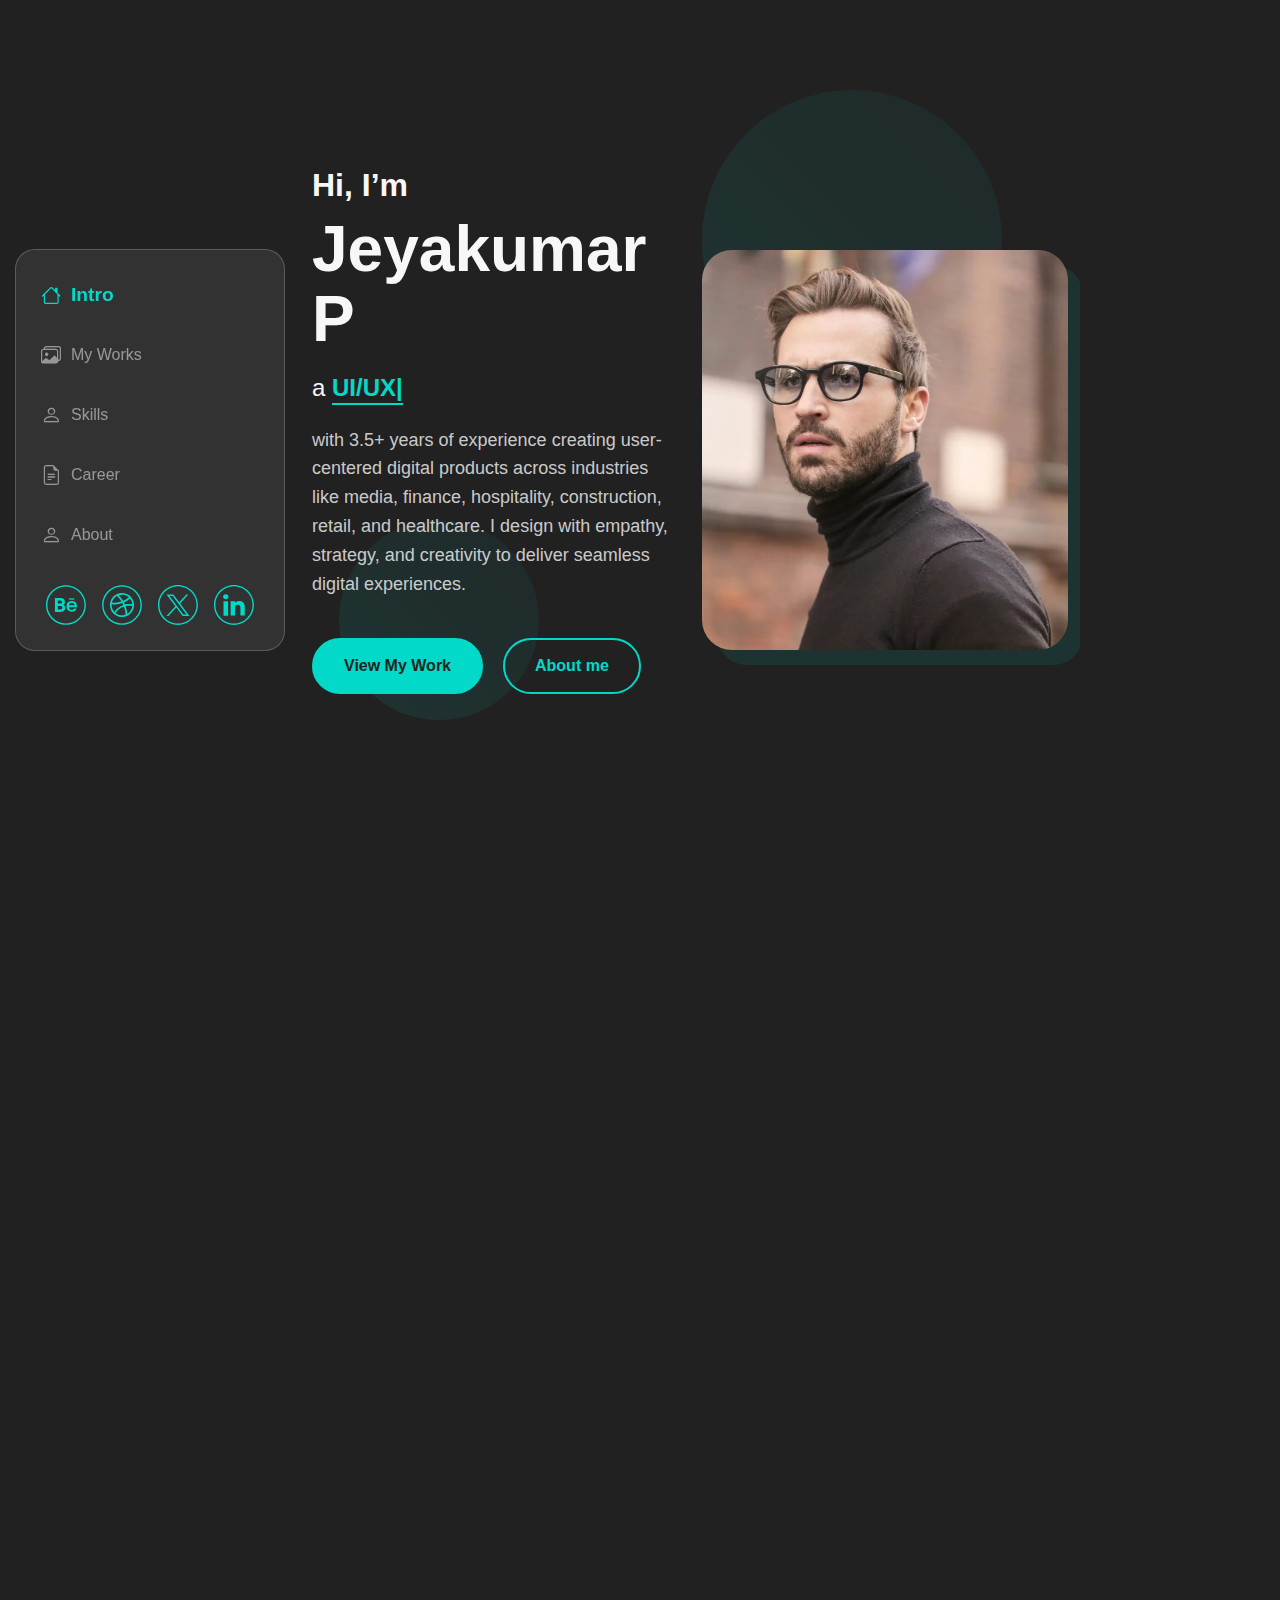
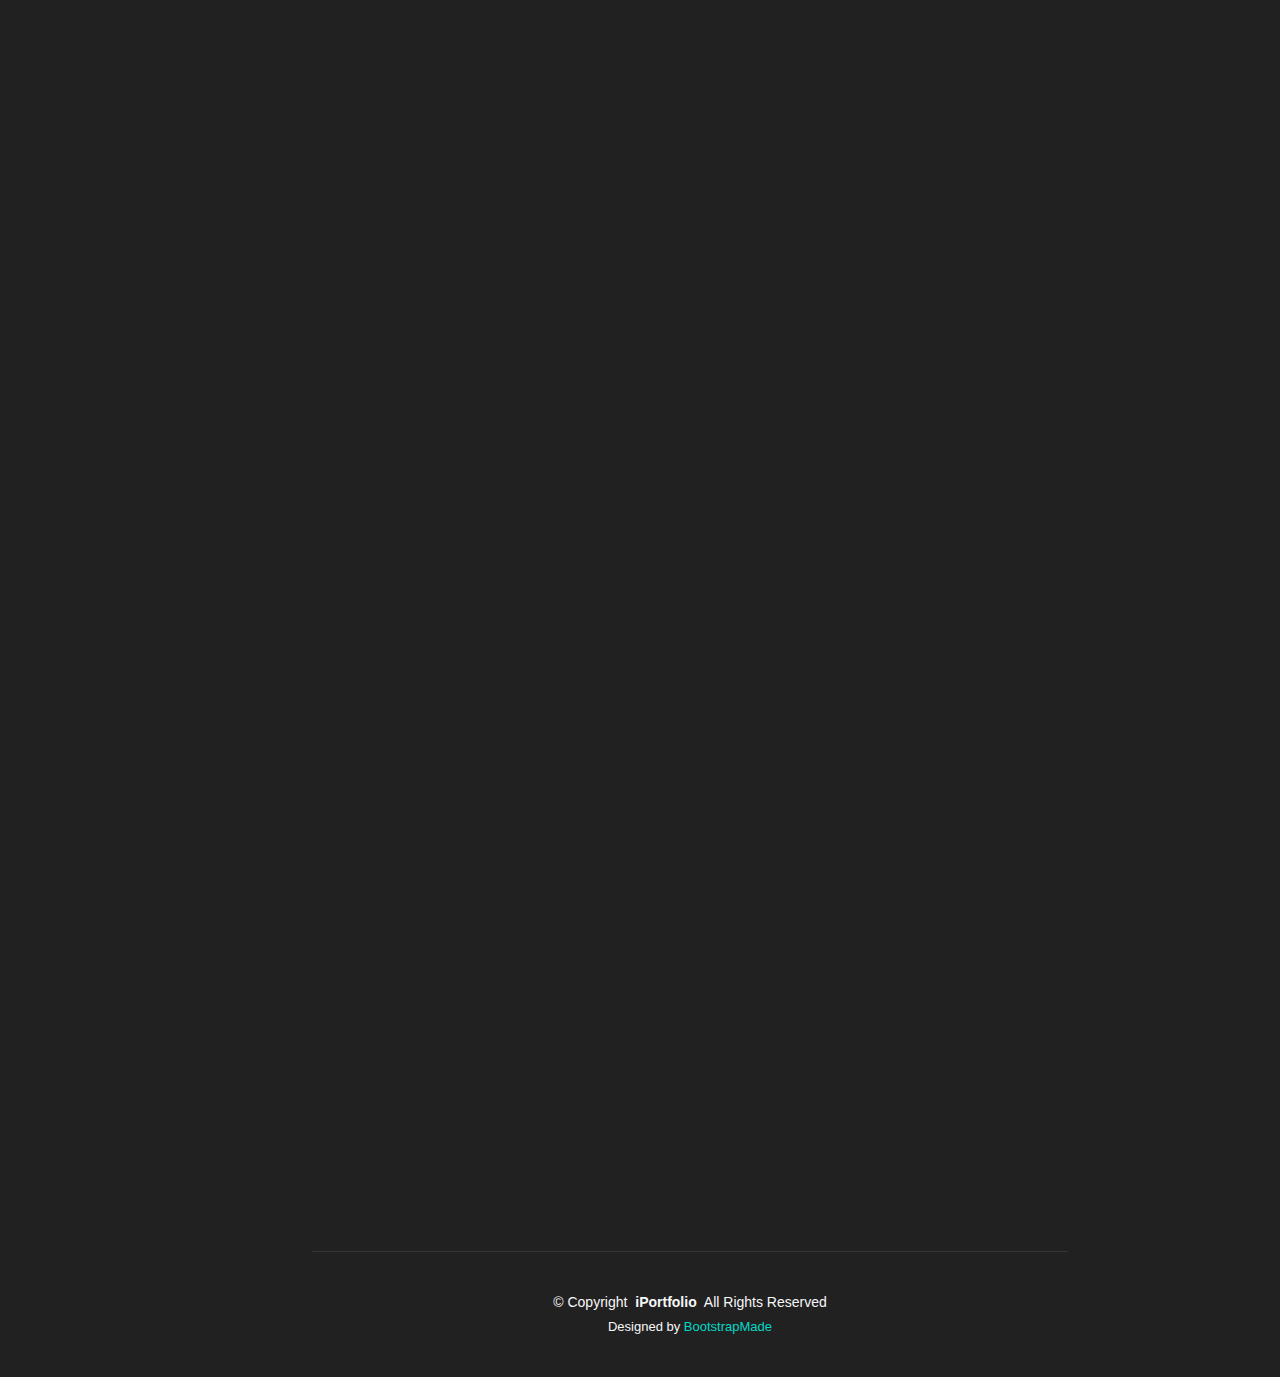
<file: index.html>
<!DOCTYPE html>
<html lang="en">

<head>
  <meta charset="utf-8">
  <meta content="width=device-width, initial-scale=1.0" name="viewport">
  <title>Jeyakumar P</title>
  <meta name="description" content="">
  <meta name="keywords" content="">

  <!-- Favicons -->
  <link href="assets/img/favicon.png" rel="icon">
  <link href="assets/img/apple-touch-icon.png" rel="apple-touch-icon">

  <!-- Fonts -->
  <link href="https://fonts.googleapis.com" rel="preconnect">
  <link href="https://fonts.gstatic.com" rel="preconnect" crossorigin>
  <link
    href="https://fonts.googleapis.com/css2?family=Roboto:ital,wght@0,100;0,300;0,400;0,500;0,700;0,900;1,100;1,300;1,400;1,500;1,700;1,900&family=Ubuntu:ital,wght@0,300;0,400;0,500;0,700;1,300;1,400;1,500;1,700&family=Nunito:ital,wght@0,200;0,300;0,400;0,500;0,600;0,700;0,800;0,900;1,200;1,300;1,400;1,500;1,600;1,700;1,800;1,900&display=swap"
    rel="stylesheet">

  <!-- Vendor CSS Files -->
  <link href="assets/vendor/bootstrap/css/bootstrap.min.css" rel="stylesheet">
  <link href="assets/vendor/bootstrap-icons/bootstrap-icons.css" rel="stylesheet">
  <link href="assets/vendor/aos/aos.css" rel="stylesheet">
  <link href="assets/vendor/glightbox/css/glightbox.min.css" rel="stylesheet">
  <link href="assets/vendor/swiper/swiper-bundle.min.css" rel="stylesheet">

  <!-- Main CSS File -->
  <link href="assets/css/main.css" rel="stylesheet">

</head>

<body class="index-page">

  <header id="header" class="header dark-background d-flex flex-column justify-content-center">
    <i class="header-toggle d-xl-none bi bi-list"></i>

    <div class="header-container d-flex flex-column align-items-start">
      <nav id="navmenu" class="navmenu">
        <ul>
          <li><a href="#hero" class="active"><i class="bi bi-house navicon"></i>Intro</a></li>
          <li><a href="#portfolio"><i class="bi bi-images navicon"></i> My Works</a></li>
          <li><a href="#skills"><i class="bi bi-person navicon"></i> Skills</a></li>
          <li><a href="#resume"><i class="bi bi-file-earmark-text navicon"></i> Career</a></li>
          <li><a href="about.html"><i class="bi bi-person navicon"></i> About</a></li>
        </ul>
      </nav>

      <div class="social-links">
        <a href="#"><img src="./assets/img/svg-icons/behance.svg" alt="" srcset=""
            style="width: 100%;"></a>
        <a href="#"><img src="./assets/img/svg-icons/dribble.svg" alt="" srcset=""
            style="width: 100%;"></a>
        <a href="#"><img src="./assets/img/svg-icons/x.svg" alt="" srcset=""
            style="width: 100%;"></a>
        <a href="#"><img src="./assets/img/svg-icons/linkedin.svg" alt="" srcset=""
            style="width: 100%;"></a>
      </div>

    </div>

  </header>

  <main class="main">

    <!-- Hero Section -->
    <section id="hero" class="hero section">

      <div class="background-elements">
        <div class="bg-circle circle-1"></div>
        <div class="bg-circle circle-2"></div>
      </div>

      <div class="hero-content">

        <div class="container">
          <div class="row align-items-center">

            <div class="col-lg-6" data-aos="fade-right" data-aos-delay="100">
              <div class="hero-text">
                <h2>Hi, I’m</h2> 
                  <h1>Jeyakumar P</h1>

                <p class="lead">a <span class="typed" data-typed-items="UI/UX Designer, Product Designer"></span>
                </p>
                <p class="description">with 3.5+ years of experience creating user-centered digital products across
                  industries like media, finance, hospitality, construction, retail, and healthcare. I design with
                  empathy, strategy, and creativity to deliver seamless digital experiences.</p>

                <div class="hero-actions">
                  <a href="#portfolio" class="btn btn-primary">View My Work</a>
                  <a href="about.html" class="btn btn-outline">About me</a>
                </div>


              </div>
            </div>

            <div class="col-lg-6" data-aos="fade-left" data-aos-delay="200">
              <div class="hero-visual">
                <div class="profile-container">
                  <div class="profile-background"></div>
                  <img src="assets/img/profile/profile-2.webp" alt="Alexander Chen" class="profile-image">
                </div>
              </div>
            </div>

          </div>
        </div>
      </div>

    </section><!-- /Hero Section -->
    <!-- Portfolio Section -->
    <section id="portfolio" class="portfolio section">

      <!-- Section Title -->
      <div class="container section-title" data-aos="fade-up">
        <h2>My Works</h2>

      </div><!-- End Section Title -->

      <div class="container" data-aos="fade-up" data-aos-delay="100">

        <div class="isotope-layout" data-default-filter="*" data-layout="masonry" data-sort="original-order">

          <div class="row">
            <div class="col-lg-3 filter-sidebar">
              <div class="filters-wrapper" data-aos="fade-right" data-aos-delay="150"
                style="border: 1px solid #3334464d;">
                <ul class="portfolio-filters isotope-filters">
                  <li data-filter="*" class="filter-active">All</li>
                  <li data-filter=".filter-webapp">Web Apps</li>
                  <li data-filter=".filter-mobileapp">Mobile Apps</li>
                  <li data-filter=".filter-others">Others</li>
                </ul>
              </div>
            </div>

            <div class="col-lg-9">
              <div class="row gy-4 portfolio-container isotope-container" data-aos="fade-up" data-aos-delay="200">

                <div class="col-lg-12 col-md-12 portfolio-item isotope-item filter-webapp">
                  <div class="portfolio-wrap">
                    <img src="assets/img/portfolio/portfolio-portrait-1.webp" class="img-fluid" alt="Portfolio Image"
                      loading="lazy">
                    <div class="portfolio-info">
                      <div class="content">
                        <span class="category">Photography</span>
                        <h4>Capturing Moments</h4>
                        <div class="portfolio-links">
                          <a href="assets/img/portfolio/portfolio-portrait-1.webp" class="glightbox"
                            title="Capturing Moments"><i class="bi bi-plus-lg"></i></a>
                          <a href="portfolio-details.html" title="More Details"><i class="bi bi-arrow-right"></i></a>
                        </div>
                      </div>
                    </div>
                  </div>
                </div><!-- Webapp -->

                <div class="col-lg-12 col-md-12 portfolio-item isotope-item filter-mobileapp">
                  <div class="portfolio-wrap">
                    <img src="assets/img/portfolio/portfolio-2.webp" class="img-fluid" alt="Portfolio Image"
                      loading="lazy">
                    <div class="portfolio-info">
                      <div class="content">
                        <span class="category">Web Design</span>
                        <h4>Woodcraft Design</h4>
                        <div class="portfolio-links">
                          <a href="assets/img/portfolio/portfolio-2.webp" class="glightbox" title="Woodcraft Design"><i
                              class="bi bi-plus-lg"></i></a>
                          <a href="portfolio-details.html" title="More Details"><i class="bi bi-arrow-right"></i></a>
                        </div>
                      </div>
                    </div>
                  </div>
                </div><!-- Mobile App-->

                <div class="col-lg-12 col-md-12 portfolio-item isotope-item filter-others">
                  <div class="portfolio-wrap">
                    <img src="assets/img/portfolio/portfolio-portrait-2.webp" class="img-fluid" alt="Portfolio Image"
                      loading="lazy">
                    <div class="portfolio-info">
                      <div class="content">
                        <span class="category">Automotive</span>
                        <h4>Classic Beauty</h4>
                        <div class="portfolio-links">
                          <a href="assets/img/portfolio/portfolio-portrait-2.webp" class="glightbox"
                            title="Classic Beauty"><i class="bi bi-plus-lg"></i></a>
                          <a href="portfolio-details.html" title="More Details"><i class="bi bi-arrow-right"></i></a>
                        </div>
                      </div>
                    </div>
                  </div>
                </div><!-- Others -->

                <div class="col-lg-12 col-md-12 portfolio-item isotope-item filter-design">
                  <div class="portfolio-wrap">
                    <img src="assets/img/portfolio/portfolio-6.webp" class="img-fluid" alt="Portfolio Image"
                      loading="lazy">
                    <div class="portfolio-info">
                      <div class="content">
                        <span class="category">Web Design</span>
                        <h4>Digital Experience</h4>
                        <div class="portfolio-links">
                          <a href="assets/img/portfolio/portfolio-6.webp" class="glightbox"
                            title="Digital Experience"><i class="bi bi-plus-lg"></i></a>
                          <a href="portfolio-details.html" title="More Details"><i class="bi bi-arrow-right"></i></a>
                        </div>
                      </div>
                    </div>
                  </div>
                </div><!-- End Portfolio Item -->

              </div><!-- End Portfolio Container -->
            </div>
          </div>

        </div>

      </div>

    </section><!-- /Portfolio Section -->

    <!-- Skills Section -->
    <section id="skills" class="skills section">

      <!-- Section Title -->
      <div class="container section-title" data-aos="fade-up">
        <h2>Skills</h2>

      </div><!-- End Section Title -->

      <div class="container" data-aos="fade-up" data-aos-delay="100">

        <div class="row">
          <div class="col-lg-4">
            <div class="skills-category" data-aos="fade-up" data-aos-delay="200">
              <h3>Design</h3>
              <div class="skills-animation">
                <ul style="list-style: none;display: flex;padding: 0;flex-wrap: wrap;justify-content: center;">
                  <li><img src="assets/img/svg-icons/figma.svg" alt=""></li>
                  <li><img src="assets/img/svg-icons/sketch.svg" alt="" srcset=""></li>
                  <li><img src="assets/img/svg-icons/xd.svg" alt="" srcset=""></li>
                  <li><img src="assets/img/svg-icons/ai.svg" alt="" srcset=""></li>
                  <li><img src="assets/img/svg-icons/invision.svg" alt="" srcset=""></li>
                  <li><img src="assets/img/svg-icons/miro.svg" alt="" srcset=""></li>
                  <li><img src="assets/img/svg-icons/ps.svg" alt="" srcset=""></li>
                </ul>

              </div>
            </div><!-- End Frontend Skills -->
          </div>

          <div class="col-lg-4">
            <div class="skills-category" data-aos="fade-up" data-aos-delay="300">
              <h3>Frontend</h3>
              <div class="skills-animation">
                <ul style="list-style: none;display: flex;padding: 0;flex-wrap: wrap;justify-content: center;">
                  <li><img src="assets/img/svg-icons/html.svg" alt=""></li>
                  <li><img src="assets/img/svg-icons/css.svg" alt="" srcset=""></li>
                  <li><img src="assets/img/svg-icons/bootstrap.svg" alt="" srcset=""></li>
                  <li><img src="assets/img/svg-icons/framer.svg" alt="" srcset="" style="color: white;"></li>
                  <li><img src="assets/img/svg-icons/webflow.svg" alt="" srcset=""></li>
                  <li><img src="assets/img/svg-icons/github.svg" alt="" srcset=""></li>
                  <li><img src="assets/img/svg-icons/vs code.svg" alt="" srcset=""></li>
                </ul>
              </div>
            </div><!-- End Backend Skills -->
          </div>

          <div class="col-lg-4">
            <div class="skills-category" data-aos="fade-up" data-aos-delay="300">
              <h3>Productivity</h3>
              <div class="skills-animation">
                <ul style="list-style: none;display: flex;padding: 0;flex-wrap: wrap;justify-content: center;">
                  <li><img src="assets/img/svg-icons/calender.svg" alt=""></li>
                  <li><img src="assets/img/svg-icons/notion.svg" alt="" srcset=""></li>
                  <li><img src="assets/img/svg-icons/gmail.svg"" srcset=""></li>
                  <li><img src=" assets/img/svg-icons/gmeet.svg" alt="" srcset=""></li>
                  <li><img src="assets/img/svg-icons/jira.svg" alt="" srcset=""></li>

                </ul>
              </div>
            </div><!-- End Backend Skills -->
          </div>
        </div>

      </div>

    </section><!-- /Skills Section -->

    <!-- Resume Section -->
    <section id="resume" class="resume section">

      <!-- Section Title -->
      <div class="container section-title" data-aos="fade-up">
        <h2>Career</h2>

      </div><!-- End Section Title -->

      <div class="container" data-aos="fade-up" data-aos-delay="100">

        <div class="row gy-4">
          <!-- Left column with summary and contact -->


          <!-- Right column with experience and education -->
          <div class="col-lg-12 ps-4 ps-lg-5">
            <!-- Experience Section -->
            <div class="resume-section row" data-aos="fade-up">
              <div class="col-lg-6">
                <h3><i class="bi bi-briefcase me-2"></i>Professional Experience</h3>

                <div class="resume-item">
                  <h4>UI/UX Designer</h4>
                  <h5>Apr 2024 – Present</h5>
                  <p class="company"><i class="bi bi-building"></i> YsecIT Softwares Pvt Ltd, Bangalore</p>
                  <ul>
                    <li>Designed and optimized 15+ applications across media, finance, hospitality, and construction.
                    </li>
                    <li>Created enterprise software, hospitality booking apps, and digital signage systems with a strong
                      focus on usability and consistency.</li>
                  </ul>
                </div>

                <div class="resume-item">
                  <h4>UI/UX Designer</h4>
                  <h5>Oct 2021 – Dec 2023</h5>
                  <p class="company"><i class="bi bi-building"></i> Loyltwo3ks Pvt Ltd, Bangalore</p>
                  <ul>
                    <li>Designed loyalty platforms and mobile apps for top Indian brands across multiple industries.
                    </li>
                    <li>Improved customer engagement with UX strategy, campaign design, and user research.</li>
                  </ul>
                </div>

                <div class="resume-item">
                  <h4>UI Designer</h4>
                  <h5>Feb 2021 – Apr 2021</h5>
                  <p class="company"><i class="bi bi-building"></i> Sharesoft Technology, Madurai</p>
                  <ul>
                    <li>Designed responsive websites and custom themes for U.S.-based clients.</li>
                    <li>Created marketing assets and banners ensuring brand consistency.</li>
                  </ul>
                </div>
              </div>
              <div class="col-lg-6">
                <h3><i class="bi bi-mortarboard me-2"></i>Education</h3>

                <div class="resume-item">
                  <h4>B.Tech in Information Technology</h4>
                  <h5>2018 – 2021</h5>
                  <p class="company"><i class="bi bi-building"></i> Kamaraj College of Engineering, Madurai</p>
                </div>

                <div class="resume-item">
                  <h4>Diploma in Computer Science Engineering</h4>
                  <h5>2015 – 2018</h5>
                  <p class="company"><i class="bi bi-building"></i> Govt Polytechnic College, Madurai</p>
                </div>
              </div>
              
            </div>


            <div class="resume-section row" data-aos="fade-up" data-aos-delay="100">
              <!-- Education Section -->
              
              <!-- Certifications Section -->
              <div class="col-lg-6">
                <div class="resume-section" data-aos="fade-up" data-aos-delay="200">
                  <h3><i class="bi bi-award me-2"></i>Certifications</h3>

                  <div class="resume-item">
                    <h4>Google UX Design Professional - Coursera</h4>
                    <h5>2024</h5>
                  </div>

                  <div class="resume-item">
                    <h4>UI/UX Specialization - Coursera</h4>
                    <h5>2020</h5>
                  </div>
                </div>
              </div>
              <div class="col-lg-6">
                <h3><i class="bi bi-mortarboard me-2"></i>Awards</h3>

                <div class="resume-item">
                  <h4>🏆 Mr. Innovative Award</h4>
                  <h5>2023</h5>
                  <p class="company"><i class="bi bi-building"></i>Loyltwo3ks Pvt Ltd, Bangalore</p>
                </div>

              </div>
            </div>



          </div>
        </div>

      </div>

    </section><!-- /Resume Section -->

  </main>

  <footer id="footer" class="footer position-relative">

    <div class="container">
      <div class="copyright text-center ">
        <p>© <span>Copyright</span> <strong class="px-1 sitename">iPortfolio</strong> <span>All Rights Reserved</span>
        </p>
      </div>
      <div class="credits">
        Designed by <a href="https://bootstrapmade.com/">BootstrapMade</a>
      </div>
    </div>

  </footer>

  <!-- Scroll Top -->
  <a href="#" id="scroll-top" class="scroll-top d-flex align-items-center justify-content-center"><i
      class="bi bi-arrow-up-short"></i></a>

  <!-- Preloader -->
  <div id="preloader"></div>

  <!-- Vendor JS Files -->
  <script src="assets/vendor/bootstrap/js/bootstrap.bundle.min.js"></script>
  <script src="assets/vendor/php-email-form/validate.js"></script>
  <script src="assets/vendor/aos/aos.js"></script>
  <script src="assets/vendor/typed.js/typed.umd.js"></script>
  <script src="assets/vendor/purecounter/purecounter_vanilla.js"></script>
  <script src="assets/vendor/waypoints/noframework.waypoints.js"></script>
  <script src="assets/vendor/isotope-layout/isotope.pkgd.min.js"></script>
  <script src="assets/vendor/imagesloaded/imagesloaded.pkgd.min.js"></script>
  <script src="assets/vendor/glightbox/js/glightbox.min.js"></script>
  <script src="assets/vendor/swiper/swiper-bundle.min.js"></script>

  <!-- Main JS File -->
  <script src="assets/js/main.js"></script>

</body>

</html>
</file>
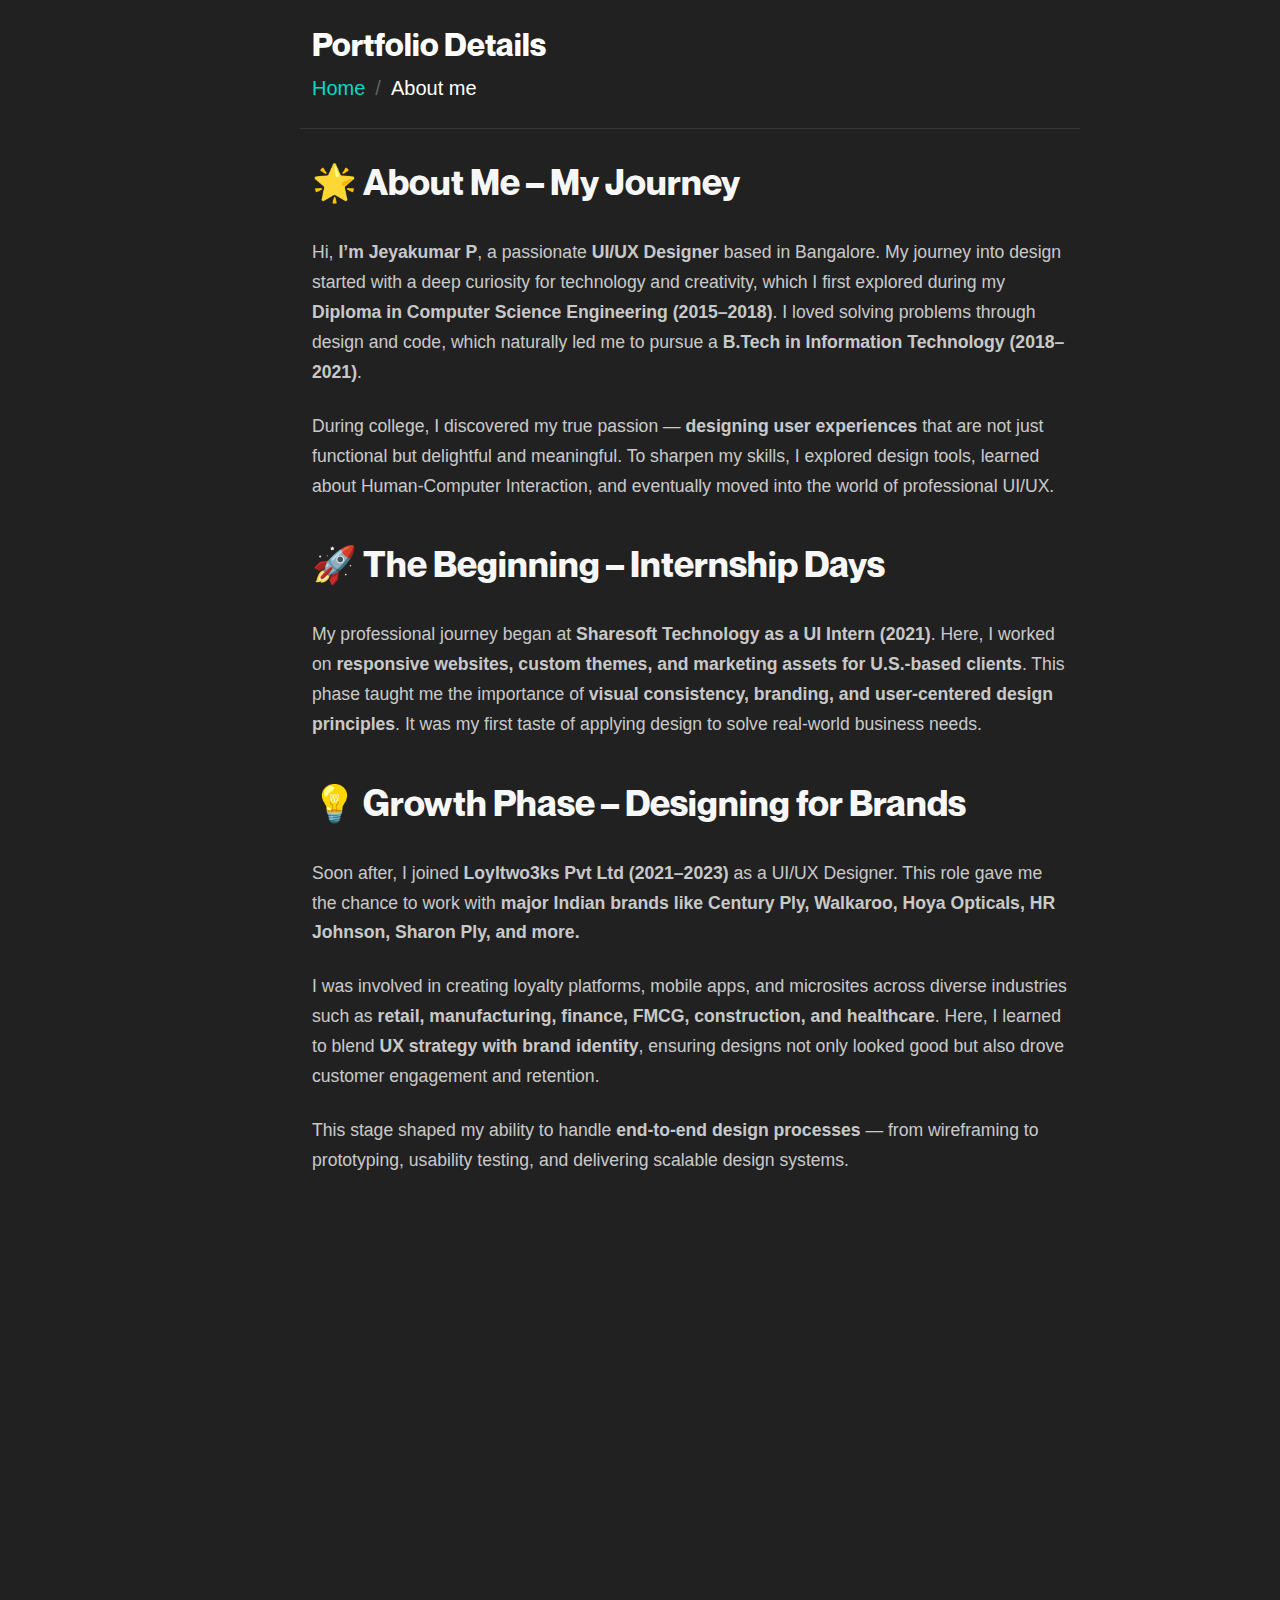
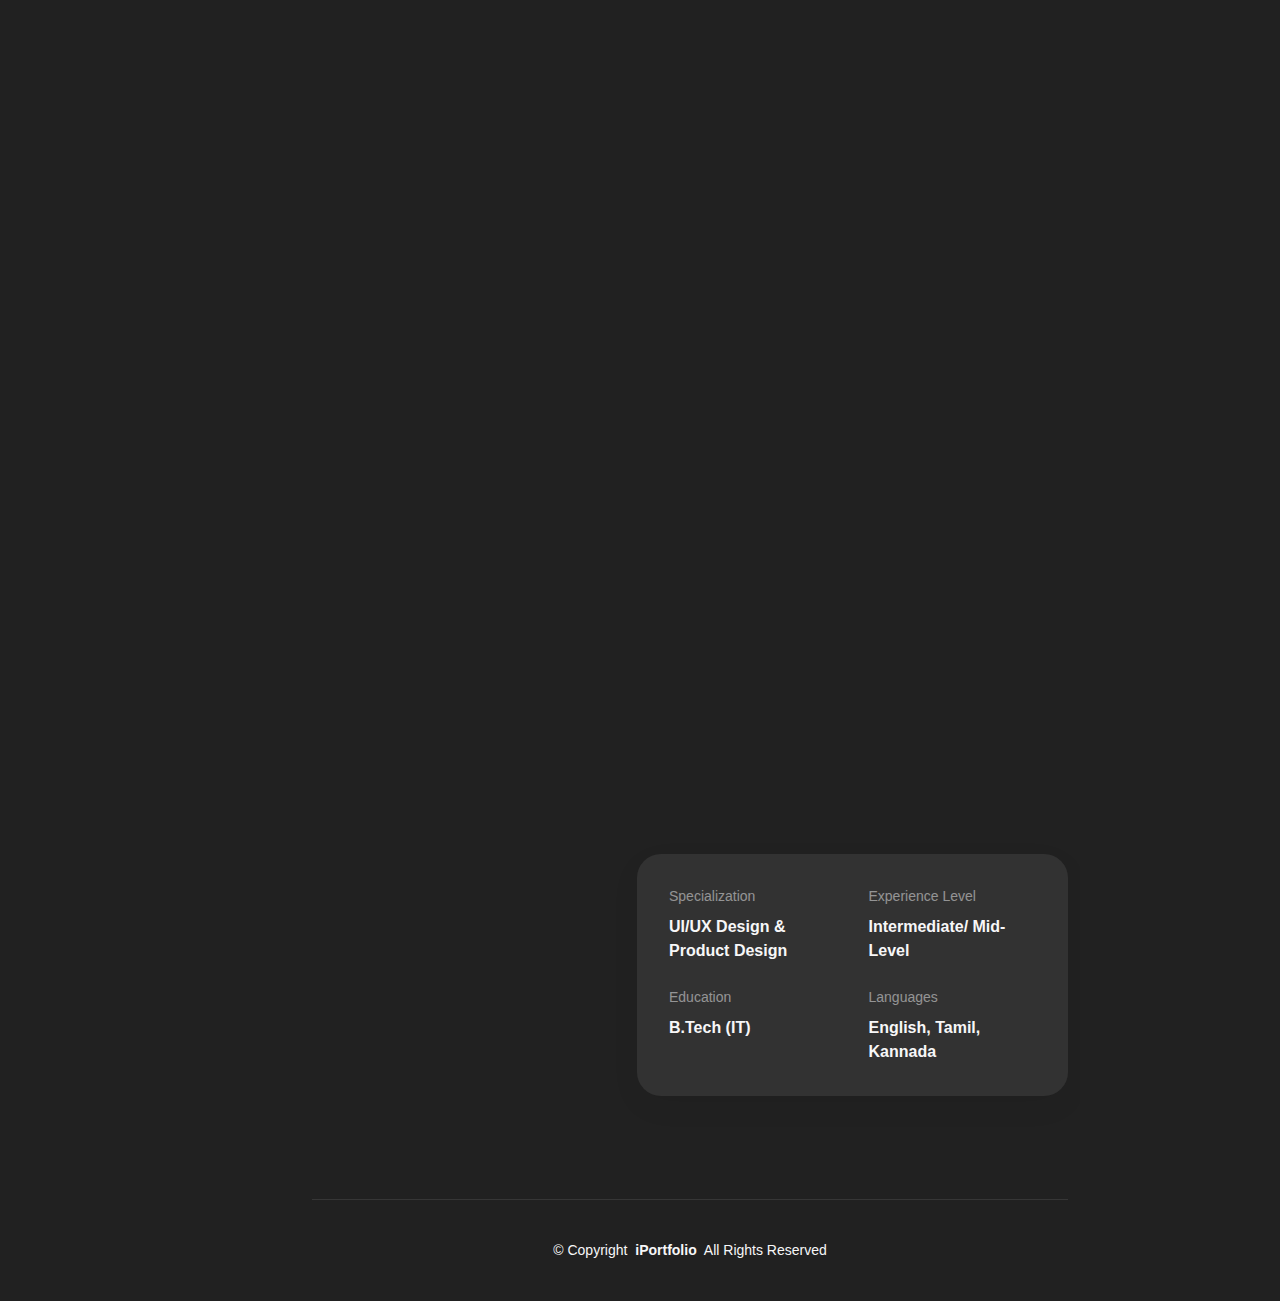
<file: about.html>
<!DOCTYPE html>
<html lang="en">

<head>
  <meta charset="utf-8">
  <meta content="width=device-width, initial-scale=1.0" name="viewport">
  <title>Portfolio Details - SnapFolio Bootstrap Template</title>
  <meta name="description" content="">
  <meta name="keywords" content="">

  <!-- Favicons -->
  <link href="assets/img/favicon.png" rel="icon">
  <link href="assets/img/apple-touch-icon.png" rel="apple-touch-icon">

  <!-- Fonts -->
  <link href="https://fonts.googleapis.com" rel="preconnect">
  <link href="https://fonts.gstatic.com" rel="preconnect" crossorigin>
  <link
    href="https://fonts.googleapis.com/css2?family=Roboto:ital,wght@0,100;0,300;0,400;0,500;0,700;0,900;1,100;1,300;1,400;1,500;1,700;1,900&family=Ubuntu:ital,wght@0,300;0,400;0,500;0,700;1,300;1,400;1,500;1,700&family=Nunito:ital,wght@0,200;0,300;0,400;0,500;0,600;0,700;0,800;0,900;1,200;1,300;1,400;1,500;1,600;1,700;1,800;1,900&display=swap"
    rel="stylesheet">

  <!-- Vendor CSS Files -->
  <link href="assets/vendor/bootstrap/css/bootstrap.min.css" rel="stylesheet">
  <link href="assets/vendor/bootstrap-icons/bootstrap-icons.css" rel="stylesheet">
  <link href="assets/vendor/aos/aos.css" rel="stylesheet">
  <link href="assets/vendor/glightbox/css/glightbox.min.css" rel="stylesheet">
  <link href="assets/vendor/swiper/swiper-bundle.min.css" rel="stylesheet">

  <!-- Main CSS File -->
  <link href="assets/css/main.css" rel="stylesheet">

</head>

<body class="portfolio-details-page">

  <header id="header" class="header dark-background d-flex flex-column justify-content-center">
    <i class="header-toggle d-xl-none bi bi-list"></i>


  </header>

  <main class="main">

    <!-- Page Title -->
    <div class="page-title dark-background">
      <div class="container d-lg-flex justify-content-between align-items-center">
        <div class="row" style="display: flex; gap:10px;">
          <h1 class="mb-2 mb-lg-0 hf">Portfolio Details</h1>
          <nav class="breadcrumbs">
            <ol>
              <li><a href="index.html">Home</a></li>
              <li class="current">About me</li>
            </ol>
          </nav>
        </div>

      </div>
    </div><!-- End Page Title -->



    <!-- About Section -->
    <section id="about" class="about section">

      <div class="container journey" data-aos="fade-up" data-aos-delay="100">

        <div class="row">
          <div class="col-lg-12" data-aos="fade-left" data-aos-delay="300">
            <div class="about-content">
              <div class="section-header">
                <h2>🌟 About Me – My Journey</h2>
              </div>
              <div class="description">
                <p>Hi, <b>I’m Jeyakumar P</b>, a passionate <b>UI/UX Designer</b> based in Bangalore.
                  My journey into design started with a deep curiosity for technology and creativity, which I first
                  explored during my <b>Diploma in Computer Science Engineering (2015–2018)</b>. I loved solving
                  problems
                  through design and code, which naturally led me to pursue a <b>B.Tech in Information Technology
                    (2018–2021)</b>.</p>

                <p>During college, I discovered my true passion — <b>designing user experiences</b> that are not just
                  functional but delightful and meaningful. To sharpen my skills, I explored design tools, learned about
                  Human-Computer Interaction, and eventually moved into the world of professional UI/UX.</p>
              </div>
            </div>
          </div>
        </div>

        <div class="row">
          <div class="col-lg-12" data-aos="fade-left" data-aos-delay="300">
            <div class="about-content">
              <div class="section-header">
                <h2>🚀 The Beginning – Internship Days</h2>
              </div>

              <div class="description">
                <p>My professional journey began at <b>Sharesoft Technology as a UI Intern (2021)</b>. Here, I worked on
                  <b>responsive websites, custom themes, and marketing assets for U.S.-based clients</b>. This phase
                  taught me the importance of <b>visual consistency, branding, and user-centered design principles</b>.
                  It was my first taste of applying design to solve real-world business needs.</p>
              </div>
            </div>
          </div>
        </div>

        <div class="row">
          <div class="col-lg-12" data-aos="fade-left" data-aos-delay="300">
            <div class="about-content">
              <div class="section-header">
                <h2>💡 Growth Phase – Designing for Brands</h2>
              </div>

              <div class="description">
                <p>Soon after, I joined <b>Loyltwo3ks Pvt Ltd (2021–2023)</b> as a UI/UX Designer. This role gave me the chance
                  to work with <b>major Indian brands like Century Ply, Walkaroo, Hoya Opticals, HR Johnson, Sharon Ply,
                  and more.</b></p>
                <p>I was involved in creating loyalty platforms, mobile apps, and microsites across diverse industries
                  such as <b>retail, manufacturing, finance, FMCG, construction, and healthcare</b>.
                  Here, I learned to blend <b>UX strategy with brand identity</b>, ensuring designs not only looked good but
                  also drove customer engagement and retention.</p>
                  <p>This stage shaped my ability to handle <b>end-to-end design processes</b> — from wireframing to prototyping, usability testing, and delivering scalable design systems.</p>
              </div>
            </div>
          </div>
        </div>

        <div class="row">
          <div class="col-lg-12" data-aos="fade-left" data-aos-delay="300">
            <div class="about-content">
              <div class="section-header">
                <h2>🏗️ Current Role – Building Enterprise & Domain-Specific Products</h2>
              </div>

              <div class="description">
                <p>Today, I work at <b>YsecIT Softwares Pvt Ltd (2024–Present)</b>, where I get to design for enterprise applications, digital platforms, and hospitality solutions.</p>

                <p>Some of my key projects include:</p>
                <ul>
                  <li><b>Enterprise Systems</b>: Inventory Management, Work Order, and Production Management Software.</li>
                  <li><b>Digital Platforms</b>: Y Drive, Y Chat, Y Digital Signage, and Suribet Career Portal.</li>
                  <li><b>Hospitality Apps</b>: Housekeeping Task Manager, Kiosk Booking App, Parking Booking App with real-time reservations.</li>
                </ul>

                <p>Here, I’ve expanded my skill set to include <b>AI-powered design tools, micro-interactions, and accessibility standards (WCAG)</b>. I collaborate with cross-functional teams in Agile environments, ensuring every product balances business goals with user needs.</p>
              </div>
            </div>
          </div>
        </div>

        <div class="row">
          <div class="col-lg-12" data-aos="fade-left" data-aos-delay="300">
            <div class="about-content">
              <div class="section-header">
                <h2>🎨 My Design Philosophy</h2>
              </div>

              <div class="description">
                <p>For me, design is not just about aesthetics — it’s about problem-solving, empathy, and creating seamless interactions. I believe every design decision should improve the way users experience a product, whether it’s <b>a small kiosk app or a large-scale enterprise system.</b></p>

                <p>’m passionate about <b>Human-Computer Interaction, Accessibility, and experimenting with Gen AI tools</b> to push the boundaries of design innovation.</p>
              </div>
            </div>
          </div>
        </div>

        <div class="row">
          <div class="col-lg-12" data-aos="fade-left" data-aos-delay="300">
            <div class="about-content">
              <div class="section-header">
                <h2>📚 Certifications & Achievements</h2>
              </div>

              <div class="description">
                <ul>
                  <li>Certified in <b>Google UX Design Professional and UI/UX Specialization (Coursera)</b>.</li>
                  <li>Awarded <b>Mr. Innovative Award</b> for my creative approach to design challenges.</li>
                </ul>
              </div>
            </div>
          </div>
        </div>

        
        <div class="row">
          <div class="col-lg-12" data-aos="fade-left" data-aos-delay="300">
            <div class="about-content">
              <div class="section-header">
                <h2>🌱 Outside of Work</h2>
              </div>

              <div class="description">
                <p>
                  When I’m not designing, I enjoy exploring new tools, sketching creative ideas, and keeping myself updated on the latest design trends. I see myself as a <b>lifelong learner</b>, always experimenting, iterating, and evolving as a designer.
                </p>
              </div>
            </div>
          </div>
        </div>

         <div class="row">
          <div class="col-lg-5" data-aos="zoom-in" data-aos-delay="200">

            <div class="profile-card">


              <div class="profile-content">
                <h3>Contact Me</h3>
                

                <div class="contact-links">
                  <a href="mailto:me.jeyakumarp@gmail.com" class="contact-item">
                    <i class="bi bi-envelope"></i>
                    me.jeyakumarp@gmail.com
                  </a>
                  <a href="tel:+918608312034" class="contact-item">
                    <i class="bi bi-telephone"></i>
                    +91 860 831 2034
                  </a>
                </div>
              </div>

              <div class="about-social-links">
                
                  <a href="#"><img src="./assets/img/svg-icons/behance.svg" alt="" srcset="" style="width: 100%;"></a>
                  <a href="#"><img src="./assets/img/svg-icons/dribble.svg" alt="" srcset="" style="width: 100%;"></a>
                  <a href="#"><img src="./assets/img/svg-icons/x.svg" alt="" srcset="" style="width: 100%;"></a>
                  <a href="#"><img src="./assets/img/svg-icons/linkedin.svg" alt="" srcset="" style="width: 100%;"></a>
                </div>

            </div>

            
          </div>
          <div class="col-7">
            <div class="stats-grid details-grid">
              <div class="detail-row">
                <div class="detail-item">
                  <span class="detail-label">Specialization</span>
                  <span class="detail-value">UI/UX Design &amp; Product Design</span>
                </div>
                <div class="detail-item">
                  <span class="detail-label">Experience Level</span>
                  <span class="detail-value">Intermediate/ Mid-Level</span>
                </div>
              </div>
              <div class="detail-row">
                <div class="detail-item">
                  <span class="detail-label">Education</span>
                  <span class="detail-value">B.Tech (IT)</span>
                </div>
                <div class="detail-item">
                  <span class="detail-label">Languages</span>
                  <span class="detail-value">English, Tamil, Kannada</span>
                </div>
              </div>
              
            </div>
          </div>
        </div>

      </div>

    </section><!-- /About Section -->

  </main>

  <footer id="footer" class="footer position-relative">

    <div class="container">
      <div class="copyright text-center ">
        <p>© <span>Copyright</span> <strong class="px-1 sitename">iPortfolio</strong> <span>All Rights Reserved</span>
        </p>
      </div>
     
    </div>

  </footer>

  <!-- Scroll Top -->
  <a href="#" id="scroll-top" class="scroll-top d-flex align-items-center justify-content-center"><i
      class="bi bi-arrow-up-short"></i></a>

  <!-- Preloader -->
  <div id="preloader"></div>

  <!-- Vendor JS Files -->
  <script src="assets/vendor/bootstrap/js/bootstrap.bundle.min.js"></script>
  <script src="assets/vendor/php-email-form/validate.js"></script>
  <script src="assets/vendor/aos/aos.js"></script>
  <script src="assets/vendor/typed.js/typed.umd.js"></script>
  <script src="assets/vendor/purecounter/purecounter_vanilla.js"></script>
  <script src="assets/vendor/waypoints/noframework.waypoints.js"></script>
  <script src="assets/vendor/isotope-layout/isotope.pkgd.min.js"></script>
  <script src="assets/vendor/imagesloaded/imagesloaded.pkgd.min.js"></script>
  <script src="assets/vendor/glightbox/js/glightbox.min.js"></script>
  <script src="assets/vendor/swiper/swiper-bundle.min.js"></script>

  <!-- Main JS File -->
  <script src="assets/js/main.js"></script>

</body>

</html>
</file>
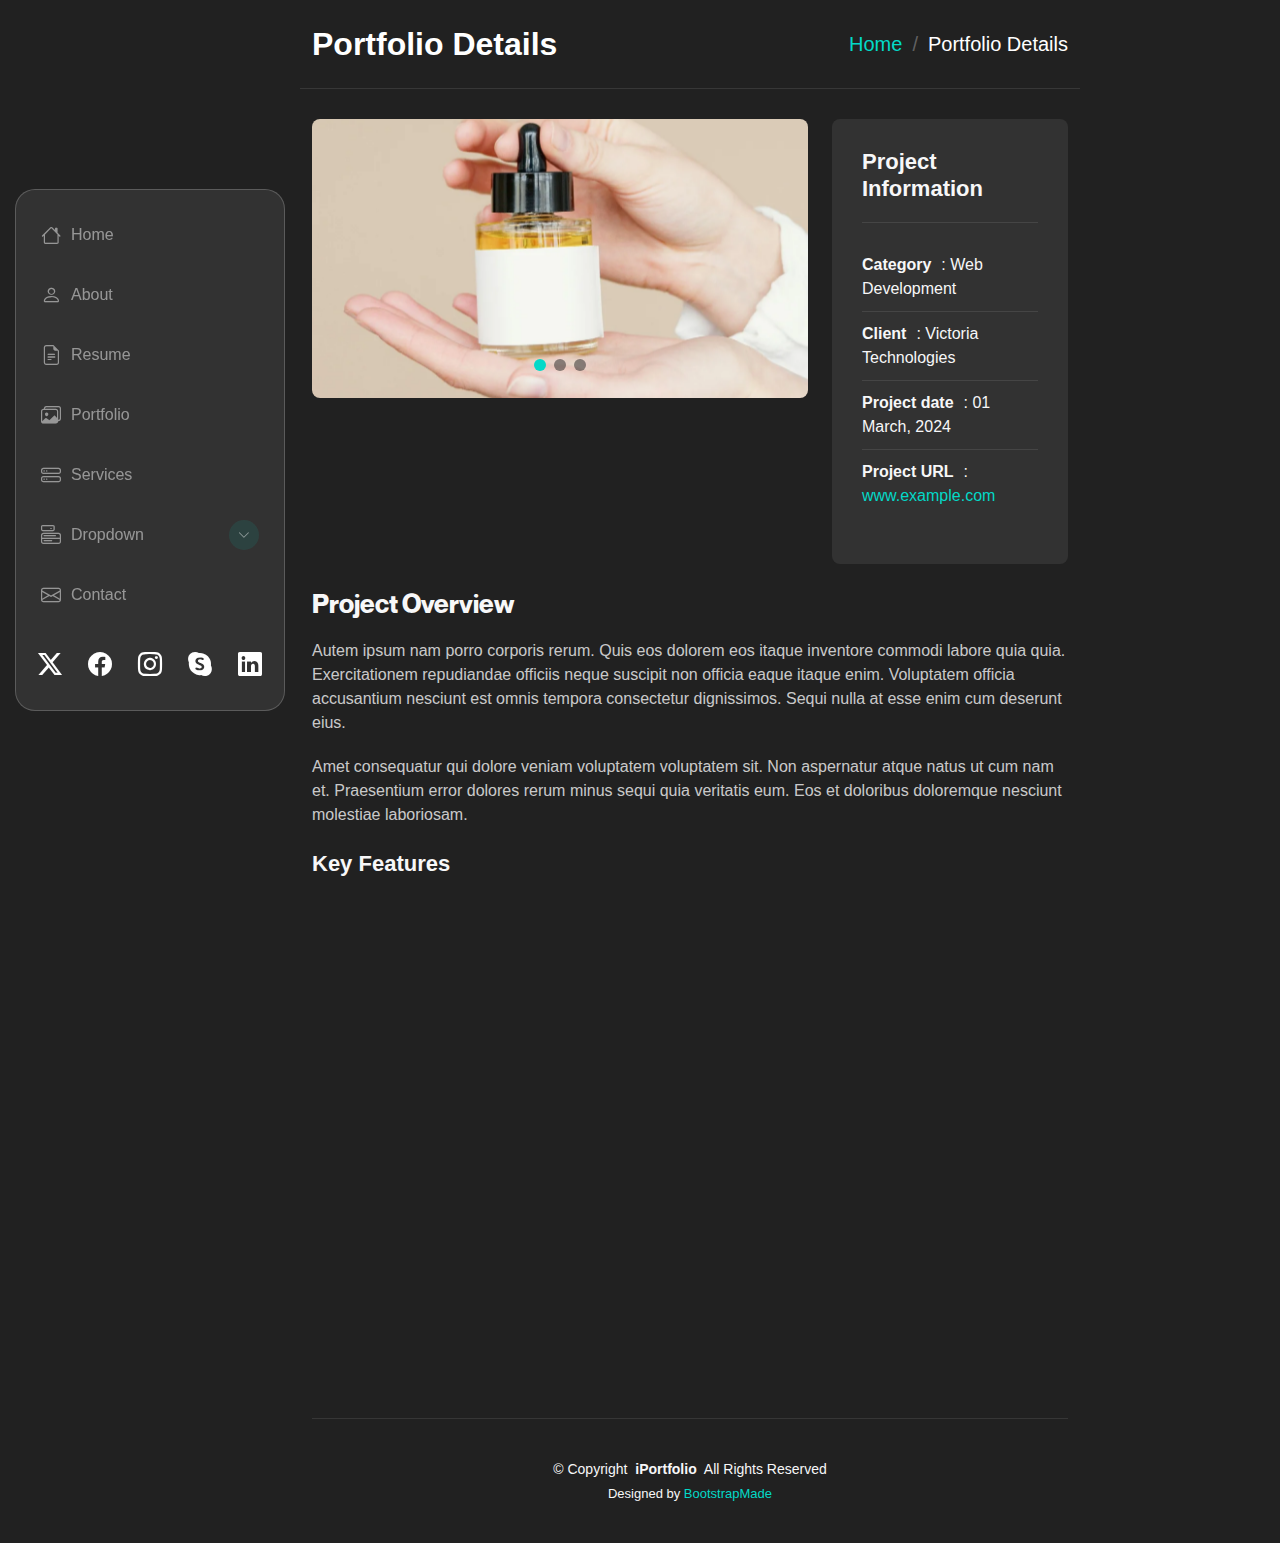
<file: portfolio-details.html>
<!DOCTYPE html>
<html lang="en">

<head>
  <meta charset="utf-8">
  <meta content="width=device-width, initial-scale=1.0" name="viewport">
  <title>Portfolio Details - SnapFolio Bootstrap Template</title>
  <meta name="description" content="">
  <meta name="keywords" content="">

  <!-- Favicons -->
  <link href="assets/img/favicon.png" rel="icon">
  <link href="assets/img/apple-touch-icon.png" rel="apple-touch-icon">

  <!-- Fonts -->
  <link href="https://fonts.googleapis.com" rel="preconnect">
  <link href="https://fonts.gstatic.com" rel="preconnect" crossorigin>
  <link href="https://fonts.googleapis.com/css2?family=Roboto:ital,wght@0,100;0,300;0,400;0,500;0,700;0,900;1,100;1,300;1,400;1,500;1,700;1,900&family=Ubuntu:ital,wght@0,300;0,400;0,500;0,700;1,300;1,400;1,500;1,700&family=Nunito:ital,wght@0,200;0,300;0,400;0,500;0,600;0,700;0,800;0,900;1,200;1,300;1,400;1,500;1,600;1,700;1,800;1,900&display=swap" rel="stylesheet">

  <!-- Vendor CSS Files -->
  <link href="assets/vendor/bootstrap/css/bootstrap.min.css" rel="stylesheet">
  <link href="assets/vendor/bootstrap-icons/bootstrap-icons.css" rel="stylesheet">
  <link href="assets/vendor/aos/aos.css" rel="stylesheet">
  <link href="assets/vendor/glightbox/css/glightbox.min.css" rel="stylesheet">
  <link href="assets/vendor/swiper/swiper-bundle.min.css" rel="stylesheet">

  <!-- Main CSS File -->
  <link href="assets/css/main.css" rel="stylesheet">

  <!-- =======================================================
  * Template Name: SnapFolio
  * Template URL: https://bootstrapmade.com/snapfolio-bootstrap-portfolio-template/
  * Updated: Jul 21 2025 with Bootstrap v5.3.7
  * Author: BootstrapMade.com
  * License: https://bootstrapmade.com/license/
  ======================================================== -->
</head>

<body class="portfolio-details-page">

  <header id="header" class="header dark-background d-flex flex-column justify-content-center">
    <i class="header-toggle d-xl-none bi bi-list"></i>

    <div class="header-container d-flex flex-column align-items-start">
      <nav id="navmenu" class="navmenu">
        <ul>
          <li><a href="#hero"><i class="bi bi-house navicon"></i>Home</a></li>
          <li><a href="#about"><i class="bi bi-person navicon"></i> About</a></li>
          <li><a href="#resume"><i class="bi bi-file-earmark-text navicon"></i> Resume</a></li>
          <li><a href="#portfolio"><i class="bi bi-images navicon"></i> Portfolio</a></li>
          <li><a href="#services"><i class="bi bi-hdd-stack navicon"></i> Services</a></li>
          <li class="dropdown"><a href="#"><i class="bi bi-menu-button navicon"></i> <span>Dropdown</span> <i class="bi bi-chevron-down toggle-dropdown"></i></a>
            <ul>
              <li><a href="#">Dropdown 1</a></li>
              <li class="dropdown"><a href="#"><span>Deep Dropdown</span> <i class="bi bi-chevron-down toggle-dropdown"></i></a>
                <ul>
                  <li><a href="#">Deep Dropdown 1</a></li>
                  <li><a href="#">Deep Dropdown 2</a></li>
                  <li><a href="#">Deep Dropdown 3</a></li>
                  <li><a href="#">Deep Dropdown 4</a></li>
                  <li><a href="#">Deep Dropdown 5</a></li>
                </ul>
              </li>
              <li><a href="#">Dropdown 2</a></li>
              <li><a href="#">Dropdown 3</a></li>
              <li><a href="#">Dropdown 4</a></li>
            </ul>
          </li>
          <li><a href="#contact"><i class="bi bi-envelope navicon"></i> Contact</a></li>
        </ul>
      </nav>

      <div class="social-links text-center">
        <a href="#" class="twitter"><i class="bi bi-twitter-x"></i></a>
        <a href="#" class="facebook"><i class="bi bi-facebook"></i></a>
        <a href="#" class="instagram"><i class="bi bi-instagram"></i></a>
        <a href="#" class="google-plus"><i class="bi bi-skype"></i></a>
        <a href="#" class="linkedin"><i class="bi bi-linkedin"></i></a>
      </div>

    </div>

  </header>

  <main class="main">

    <!-- Page Title -->
    <div class="page-title dark-background">
      <div class="container d-lg-flex justify-content-between align-items-center">
        <h1 class="mb-2 mb-lg-0">Portfolio Details</h1>
        <nav class="breadcrumbs">
          <ol>
            <li><a href="index.html">Home</a></li>
            <li class="current">Portfolio Details</li>
          </ol>
        </nav>
      </div>
    </div><!-- End Page Title -->

    <!-- Portfolio Details Section -->
    <section id="portfolio-details" class="portfolio-details section">

      <div class="container" data-aos="fade-up" data-aos-delay="100">

        <div class="row gy-4">

          <div class="col-lg-8">
            <div class="portfolio-details-slider swiper init-swiper">

              <script type="application/json" class="swiper-config">
                {
                  "loop": true,
                  "speed": 600,
                  "autoplay": {
                    "delay": 5000
                  },
                  "slidesPerView": "auto",
                  "pagination": {
                    "el": ".swiper-pagination",
                    "type": "bullets",
                    "clickable": true
                  }
                }
              </script>

              <div class="swiper-wrapper align-items-center">

                <div class="swiper-slide">
                  <img src="assets/img/portfolio/portfolio-1.webp" alt="Portfolio Image" class="img-fluid" loading="lazy">
                </div>

                <div class="swiper-slide">
                  <img src="assets/img/portfolio/portfolio-10.webp" alt="Portfolio Image" class="img-fluid" loading="lazy">
                </div>

                <div class="swiper-slide">
                  <img src="assets/img/portfolio/portfolio-7.webp" alt="Portfolio Image" class="img-fluid" loading="lazy">
                </div>

              </div>
              <div class="swiper-pagination"></div>
            </div>
          </div>

          <div class="col-lg-4">
            <div class="portfolio-info" data-aos="fade-left" data-aos-delay="200">
              <h3>Project Information</h3>
              <ul>
                <li><strong>Category</strong>: Web Development</li>
                <li><strong>Client</strong>: Victoria Technologies</li>
                <li><strong>Project date</strong>: 01 March, 2024</li>
                <li><strong>Project URL</strong>: <a href="#" target="_blank">www.example.com</a></li>
              </ul>
            </div>
          </div>

          <div class="col-lg-12">
            <div class="portfolio-description" data-aos="fade-up" data-aos-delay="300">
              <h2>Project Overview</h2>
              <p>
                Autem ipsum nam porro corporis rerum. Quis eos dolorem eos itaque inventore commodi labore quia quia. Exercitationem repudiandae officiis neque suscipit non officia eaque itaque enim. Voluptatem officia accusantium nesciunt est omnis tempora consectetur dignissimos. Sequi nulla at esse enim cum deserunt eius.
              </p>
              <p>
                Amet consequatur qui dolore veniam voluptatem voluptatem sit. Non aspernatur atque natus ut cum nam et. Praesentium error dolores rerum minus sequi quia veritatis eum. Eos et doloribus doloremque nesciunt molestiae laboriosam.
              </p>

              <div class="features mt-4">
                <h3>Key Features</h3>
                <div class="row gy-3">
                  <div class="col-md-6">
                    <div class="feature-item" data-aos="fade-up" data-aos-delay="400">
                      <i class="bi bi-check-circle-fill"></i>
                      <h4>Responsive Design</h4>
                      <p>Voluptatum deleniti atque corrupti quos dolores et quas molestias excepturi sint occaecati cupiditate non provident</p>
                    </div>
                  </div>

                  <div class="col-md-6">
                    <div class="feature-item" data-aos="fade-up" data-aos-delay="500">
                      <i class="bi bi-shield-check"></i>
                      <h4>Advanced Security</h4>
                      <p>Minim veniam, quis nostrud exercitation ullamco laboris nisi ut aliquip ex ea commodo consequat tarad limino ata</p>
                    </div>
                  </div>

                  <div class="col-md-6">
                    <div class="feature-item" data-aos="fade-up" data-aos-delay="600">
                      <i class="bi bi-graph-up"></i>
                      <h4>Performance Optimization</h4>
                      <p>Duis aute irure dolor in reprehenderit in voluptate velit esse cillum dolore eu fugiat nulla pariatur</p>
                    </div>
                  </div>

                  <div class="col-md-6">
                    <div class="feature-item" data-aos="fade-up" data-aos-delay="700">
                      <i class="bi bi-gear"></i>
                      <h4>Easy Integration</h4>
                      <p>Excepteur sint occaecat cupidatat non proident, sunt in culpa qui officia deserunt mollit anim id est laborum</p>
                    </div>
                  </div>
                </div>
              </div>
            </div>
          </div>

        </div>

      </div>

    </section><!-- /Portfolio Details Section -->

  </main>

  <footer id="footer" class="footer position-relative">

    <div class="container">
      <div class="copyright text-center ">
        <p>© <span>Copyright</span> <strong class="px-1 sitename">iPortfolio</strong> <span>All Rights Reserved</span></p>
      </div>
      <div class="credits">
        <!-- All the links in the footer should remain intact. -->
        <!-- You can delete the links only if you've purchased the pro version. -->
        <!-- Licensing information: https://bootstrapmade.com/license/ -->
        <!-- Purchase the pro version with working PHP/AJAX contact form: [buy-url] -->
        Designed by <a href="https://bootstrapmade.com/">BootstrapMade</a>
      </div>
    </div>

  </footer>

  <!-- Scroll Top -->
  <a href="#" id="scroll-top" class="scroll-top d-flex align-items-center justify-content-center"><i class="bi bi-arrow-up-short"></i></a>

  <!-- Preloader -->
  <div id="preloader"></div>

  <!-- Vendor JS Files -->
  <script src="assets/vendor/bootstrap/js/bootstrap.bundle.min.js"></script>
  <script src="assets/vendor/php-email-form/validate.js"></script>
  <script src="assets/vendor/aos/aos.js"></script>
  <script src="assets/vendor/typed.js/typed.umd.js"></script>
  <script src="assets/vendor/purecounter/purecounter_vanilla.js"></script>
  <script src="assets/vendor/waypoints/noframework.waypoints.js"></script>
  <script src="assets/vendor/isotope-layout/isotope.pkgd.min.js"></script>
  <script src="assets/vendor/imagesloaded/imagesloaded.pkgd.min.js"></script>
  <script src="assets/vendor/glightbox/js/glightbox.min.js"></script>
  <script src="assets/vendor/swiper/swiper-bundle.min.js"></script>

  <!-- Main JS File -->
  <script src="assets/js/main.js"></script>

</body>

</html>
</file>
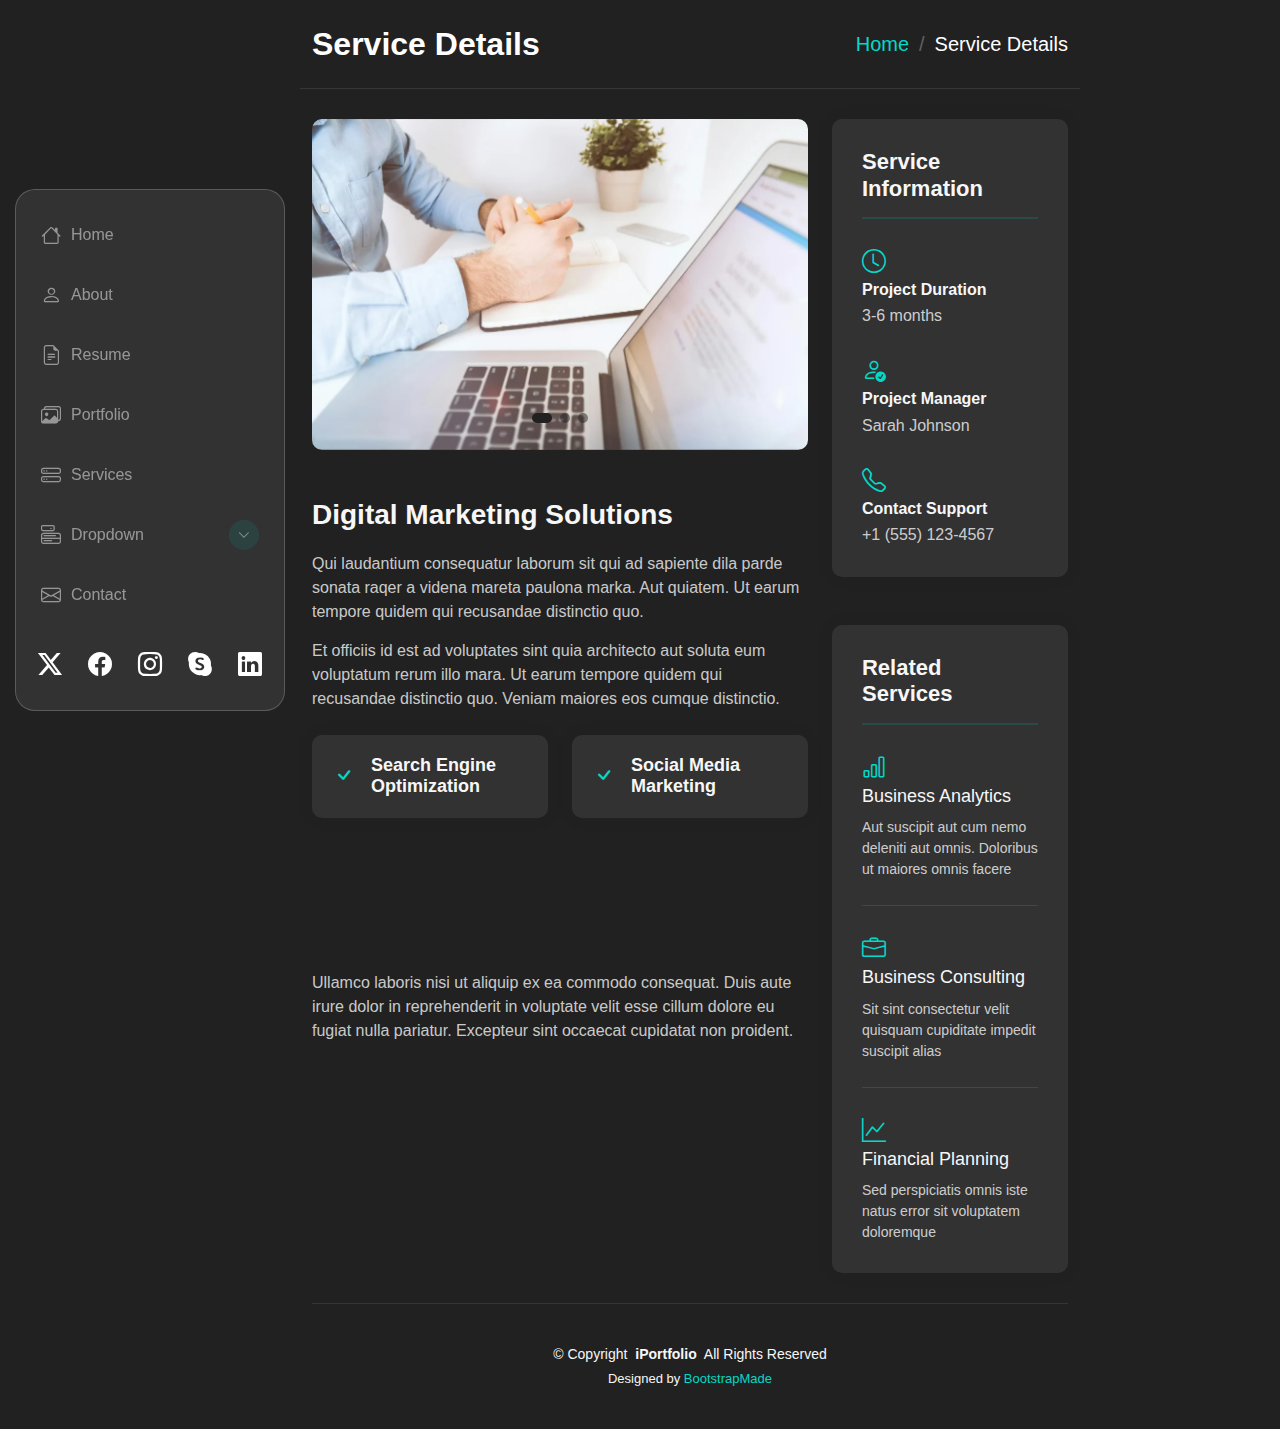
<file: service-details.html>
<!DOCTYPE html>
<html lang="en">

<head>
  <meta charset="utf-8">
  <meta content="width=device-width, initial-scale=1.0" name="viewport">
  <title>Service Details - SnapFolio Bootstrap Template</title>
  <meta name="description" content="">
  <meta name="keywords" content="">

  <!-- Favicons -->
  <link href="assets/img/favicon.png" rel="icon">
  <link href="assets/img/apple-touch-icon.png" rel="apple-touch-icon">

  <!-- Fonts -->
  <link href="https://fonts.googleapis.com" rel="preconnect">
  <link href="https://fonts.gstatic.com" rel="preconnect" crossorigin>
  <link href="https://fonts.googleapis.com/css2?family=Roboto:ital,wght@0,100;0,300;0,400;0,500;0,700;0,900;1,100;1,300;1,400;1,500;1,700;1,900&family=Ubuntu:ital,wght@0,300;0,400;0,500;0,700;1,300;1,400;1,500;1,700&family=Nunito:ital,wght@0,200;0,300;0,400;0,500;0,600;0,700;0,800;0,900;1,200;1,300;1,400;1,500;1,600;1,700;1,800;1,900&display=swap" rel="stylesheet">

  <!-- Vendor CSS Files -->
  <link href="assets/vendor/bootstrap/css/bootstrap.min.css" rel="stylesheet">
  <link href="assets/vendor/bootstrap-icons/bootstrap-icons.css" rel="stylesheet">
  <link href="assets/vendor/aos/aos.css" rel="stylesheet">
  <link href="assets/vendor/glightbox/css/glightbox.min.css" rel="stylesheet">
  <link href="assets/vendor/swiper/swiper-bundle.min.css" rel="stylesheet">

  <!-- Main CSS File -->
  <link href="assets/css/main.css" rel="stylesheet">

  <!-- =======================================================
  * Template Name: SnapFolio
  * Template URL: https://bootstrapmade.com/snapfolio-bootstrap-portfolio-template/
  * Updated: Jul 21 2025 with Bootstrap v5.3.7
  * Author: BootstrapMade.com
  * License: https://bootstrapmade.com/license/
  ======================================================== -->
</head>

<body class="service-details-page">

  <header id="header" class="header dark-background d-flex flex-column justify-content-center">
    <i class="header-toggle d-xl-none bi bi-list"></i>

    <div class="header-container d-flex flex-column align-items-start">
      <nav id="navmenu" class="navmenu">
        <ul>
          <li><a href="#hero"><i class="bi bi-house navicon"></i>Home</a></li>
          <li><a href="#about"><i class="bi bi-person navicon"></i> About</a></li>
          <li><a href="#resume"><i class="bi bi-file-earmark-text navicon"></i> Resume</a></li>
          <li><a href="#portfolio"><i class="bi bi-images navicon"></i> Portfolio</a></li>
          <li><a href="#services"><i class="bi bi-hdd-stack navicon"></i> Services</a></li>
          <li class="dropdown"><a href="#"><i class="bi bi-menu-button navicon"></i> <span>Dropdown</span> <i class="bi bi-chevron-down toggle-dropdown"></i></a>
            <ul>
              <li><a href="#">Dropdown 1</a></li>
              <li class="dropdown"><a href="#"><span>Deep Dropdown</span> <i class="bi bi-chevron-down toggle-dropdown"></i></a>
                <ul>
                  <li><a href="#">Deep Dropdown 1</a></li>
                  <li><a href="#">Deep Dropdown 2</a></li>
                  <li><a href="#">Deep Dropdown 3</a></li>
                  <li><a href="#">Deep Dropdown 4</a></li>
                  <li><a href="#">Deep Dropdown 5</a></li>
                </ul>
              </li>
              <li><a href="#">Dropdown 2</a></li>
              <li><a href="#">Dropdown 3</a></li>
              <li><a href="#">Dropdown 4</a></li>
            </ul>
          </li>
          <li><a href="#contact"><i class="bi bi-envelope navicon"></i> Contact</a></li>
        </ul>
      </nav>

      <div class="social-links text-center">
        <a href="#" class="twitter"><i class="bi bi-twitter-x"></i></a>
        <a href="#" class="facebook"><i class="bi bi-facebook"></i></a>
        <a href="#" class="instagram"><i class="bi bi-instagram"></i></a>
        <a href="#" class="google-plus"><i class="bi bi-skype"></i></a>
        <a href="#" class="linkedin"><i class="bi bi-linkedin"></i></a>
      </div>

    </div>

  </header>

  <main class="main">

    <!-- Page Title -->
    <div class="page-title dark-background">
      <div class="container d-lg-flex justify-content-between align-items-center">
        <h1 class="mb-2 mb-lg-0">Service Details</h1>
        <nav class="breadcrumbs">
          <ol>
            <li><a href="index.html">Home</a></li>
            <li class="current">Service Details</li>
          </ol>
        </nav>
      </div>
    </div><!-- End Page Title -->

    <!-- Service Details Section -->
    <section id="service-details" class="service-details section">

      <div class="container" data-aos="fade-up" data-aos-delay="100">

        <div class="row gy-4">

          <div class="col-lg-8">
            <div class="service-details-slider swiper init-swiper">
              <script type="application/json" class="swiper-config">
                {
                  "loop": true,
                  "speed": 600,
                  "autoplay": {
                    "delay": 5000
                  },
                  "slidesPerView": 1,
                  "pagination": {
                    "el": ".swiper-pagination",
                    "type": "bullets",
                    "clickable": true
                  }
                }
              </script>
              <div class="swiper-wrapper align-items-center">
                <div class="swiper-slide">
                  <img src="assets/img/services/services-1.webp" alt="" class="img-fluid" loading="lazy">
                </div>
                <div class="swiper-slide">
                  <img src="assets/img/services/services-2.webp" alt="" class="img-fluid" loading="lazy">
                </div>
                <div class="swiper-slide">
                  <img src="assets/img/services/services-3.webp" alt="" class="img-fluid" loading="lazy">
                </div>
              </div>
              <div class="swiper-pagination"></div>
            </div>

            <div class="content mt-5">
              <h3>Digital Marketing Solutions</h3>
              <p>
                Qui laudantium consequatur laborum sit qui ad sapiente dila parde sonata raqer a videna mareta paulona marka. Aut quiatem. Ut earum tempore quidem qui recusandae distinctio quo.
              </p>
              <p>
                Et officiis id est ad voluptates sint quia architecto aut soluta eum voluptatum rerum illo mara. Ut earum tempore quidem qui recusandae distinctio quo. Veniam maiores eos cumque distinctio.
              </p>

              <div class="features mt-4">
                <div class="row gy-4">
                  <div class="col-md-6" data-aos="fade-up" data-aos-delay="100">
                    <div class="feature-box d-flex align-items-center">
                      <i class="bi bi-check"></i>
                      <h4>Search Engine Optimization</h4>
                    </div>
                  </div>
                  <div class="col-md-6" data-aos="fade-up" data-aos-delay="200">
                    <div class="feature-box d-flex align-items-center">
                      <i class="bi bi-check"></i>
                      <h4>Social Media Marketing</h4>
                    </div>
                  </div>
                  <div class="col-md-6" data-aos="fade-up" data-aos-delay="300">
                    <div class="feature-box d-flex align-items-center">
                      <i class="bi bi-check"></i>
                      <h4>Content Marketing Strategy</h4>
                    </div>
                  </div>
                  <div class="col-md-6" data-aos="fade-up" data-aos-delay="400">
                    <div class="feature-box d-flex align-items-center">
                      <i class="bi bi-check"></i>
                      <h4>Email Marketing Campaigns</h4>
                    </div>
                  </div>
                </div>
              </div>

              <p class="mt-4">
                Ullamco laboris nisi ut aliquip ex ea commodo consequat. Duis aute irure dolor in reprehenderit in voluptate velit esse cillum dolore eu fugiat nulla pariatur. Excepteur sint occaecat cupidatat non proident.
              </p>
            </div>
          </div>

          <div class="col-lg-4">
            <div class="service-info">
              <h4>Service Information</h4>
              <div class="info-item">
                <i class="bi bi-clock"></i>
                <h5>Project Duration</h5>
                <p>3-6 months</p>
              </div>
              <div class="info-item">
                <i class="bi bi-person-check"></i>
                <h5>Project Manager</h5>
                <p>Sarah Johnson</p>
              </div>
              <div class="info-item">
                <i class="bi bi-telephone"></i>
                <h5>Contact Support</h5>
                <p>+1 (555) 123-4567</p>
              </div>
            </div>

            <div class="related-services mt-5">
              <h4>Related Services</h4>
              <div class="service-item">
                <i class="bi bi-bar-chart"></i>
                <h5><a href="#">Business Analytics</a></h5>
                <p>Aut suscipit aut cum nemo deleniti aut omnis. Doloribus ut maiores omnis facere</p>
              </div>
              <div class="service-item">
                <i class="bi bi-briefcase"></i>
                <h5><a href="#">Business Consulting</a></h5>
                <p>Sit sint consectetur velit quisquam cupiditate impedit suscipit alias</p>
              </div>
              <div class="service-item">
                <i class="bi bi-graph-up"></i>
                <h5><a href="#">Financial Planning</a></h5>
                <p>Sed perspiciatis omnis iste natus error sit voluptatem doloremque</p>
              </div>
            </div>
          </div>

        </div>

      </div>

    </section><!-- /Service Details Section -->

  </main>

  <footer id="footer" class="footer position-relative">

    <div class="container">
      <div class="copyright text-center ">
        <p>© <span>Copyright</span> <strong class="px-1 sitename">iPortfolio</strong> <span>All Rights Reserved</span></p>
      </div>
      <div class="credits">
        <!-- All the links in the footer should remain intact. -->
        <!-- You can delete the links only if you've purchased the pro version. -->
        <!-- Licensing information: https://bootstrapmade.com/license/ -->
        <!-- Purchase the pro version with working PHP/AJAX contact form: [buy-url] -->
        Designed by <a href="https://bootstrapmade.com/">BootstrapMade</a>
      </div>
    </div>

  </footer>

  <!-- Scroll Top -->
  <a href="#" id="scroll-top" class="scroll-top d-flex align-items-center justify-content-center"><i class="bi bi-arrow-up-short"></i></a>

  <!-- Preloader -->
  <div id="preloader"></div>

  <!-- Vendor JS Files -->
  <script src="assets/vendor/bootstrap/js/bootstrap.bundle.min.js"></script>
  <script src="assets/vendor/php-email-form/validate.js"></script>
  <script src="assets/vendor/aos/aos.js"></script>
  <script src="assets/vendor/typed.js/typed.umd.js"></script>
  <script src="assets/vendor/purecounter/purecounter_vanilla.js"></script>
  <script src="assets/vendor/waypoints/noframework.waypoints.js"></script>
  <script src="assets/vendor/isotope-layout/isotope.pkgd.min.js"></script>
  <script src="assets/vendor/imagesloaded/imagesloaded.pkgd.min.js"></script>
  <script src="assets/vendor/glightbox/js/glightbox.min.js"></script>
  <script src="assets/vendor/swiper/swiper-bundle.min.js"></script>

  <!-- Main JS File -->
  <script src="assets/js/main.js"></script>

</body>

</html>
</file>
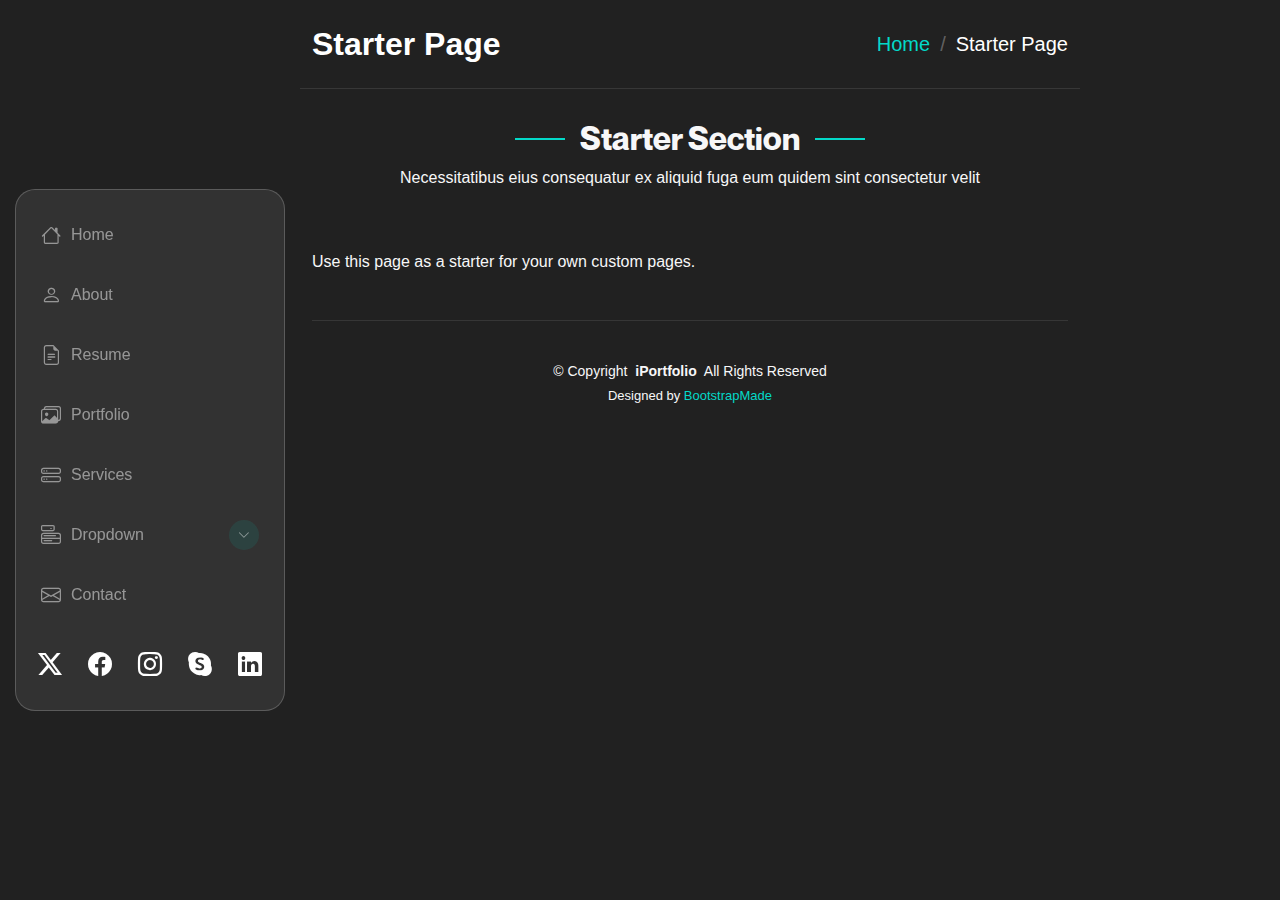
<file: starter-page.html>
<!DOCTYPE html>
<html lang="en">

<head>
  <meta charset="utf-8">
  <meta content="width=device-width, initial-scale=1.0" name="viewport">
  <title>Starter Page - SnapFolio Bootstrap Template</title>
  <meta name="description" content="">
  <meta name="keywords" content="">

  <!-- Favicons -->
  <link href="assets/img/favicon.png" rel="icon">
  <link href="assets/img/apple-touch-icon.png" rel="apple-touch-icon">

  <!-- Fonts -->
  <link href="https://fonts.googleapis.com" rel="preconnect">
  <link href="https://fonts.gstatic.com" rel="preconnect" crossorigin>
  <link href="https://fonts.googleapis.com/css2?family=Roboto:ital,wght@0,100;0,300;0,400;0,500;0,700;0,900;1,100;1,300;1,400;1,500;1,700;1,900&family=Ubuntu:ital,wght@0,300;0,400;0,500;0,700;1,300;1,400;1,500;1,700&family=Nunito:ital,wght@0,200;0,300;0,400;0,500;0,600;0,700;0,800;0,900;1,200;1,300;1,400;1,500;1,600;1,700;1,800;1,900&display=swap" rel="stylesheet">

  <!-- Vendor CSS Files -->
  <link href="assets/vendor/bootstrap/css/bootstrap.min.css" rel="stylesheet">
  <link href="assets/vendor/bootstrap-icons/bootstrap-icons.css" rel="stylesheet">
  <link href="assets/vendor/aos/aos.css" rel="stylesheet">
  <link href="assets/vendor/glightbox/css/glightbox.min.css" rel="stylesheet">
  <link href="assets/vendor/swiper/swiper-bundle.min.css" rel="stylesheet">

  <!-- Main CSS File -->
  <link href="assets/css/main.css" rel="stylesheet">

  <!-- =======================================================
  * Template Name: SnapFolio
  * Template URL: https://bootstrapmade.com/snapfolio-bootstrap-portfolio-template/
  * Updated: Jul 21 2025 with Bootstrap v5.3.7
  * Author: BootstrapMade.com
  * License: https://bootstrapmade.com/license/
  ======================================================== -->
</head>

<body class="starter-page-page">

  <header id="header" class="header dark-background d-flex flex-column justify-content-center">
    <i class="header-toggle d-xl-none bi bi-list"></i>

    <div class="header-container d-flex flex-column align-items-start">
      <nav id="navmenu" class="navmenu">
        <ul>
          <li><a href="#hero"><i class="bi bi-house navicon"></i>Home</a></li>
          <li><a href="#about"><i class="bi bi-person navicon"></i> About</a></li>
          <li><a href="#resume"><i class="bi bi-file-earmark-text navicon"></i> Resume</a></li>
          <li><a href="#portfolio"><i class="bi bi-images navicon"></i> Portfolio</a></li>
          <li><a href="#services"><i class="bi bi-hdd-stack navicon"></i> Services</a></li>
          <li class="dropdown"><a href="#"><i class="bi bi-menu-button navicon"></i> <span>Dropdown</span> <i class="bi bi-chevron-down toggle-dropdown"></i></a>
            <ul>
              <li><a href="#">Dropdown 1</a></li>
              <li class="dropdown"><a href="#"><span>Deep Dropdown</span> <i class="bi bi-chevron-down toggle-dropdown"></i></a>
                <ul>
                  <li><a href="#">Deep Dropdown 1</a></li>
                  <li><a href="#">Deep Dropdown 2</a></li>
                  <li><a href="#">Deep Dropdown 3</a></li>
                  <li><a href="#">Deep Dropdown 4</a></li>
                  <li><a href="#">Deep Dropdown 5</a></li>
                </ul>
              </li>
              <li><a href="#">Dropdown 2</a></li>
              <li><a href="#">Dropdown 3</a></li>
              <li><a href="#">Dropdown 4</a></li>
            </ul>
          </li>
          <li><a href="#contact"><i class="bi bi-envelope navicon"></i> Contact</a></li>
        </ul>
      </nav>

      <div class="social-links text-center">
        <a href="#" class="twitter"><i class="bi bi-twitter-x"></i></a>
        <a href="#" class="facebook"><i class="bi bi-facebook"></i></a>
        <a href="#" class="instagram"><i class="bi bi-instagram"></i></a>
        <a href="#" class="google-plus"><i class="bi bi-skype"></i></a>
        <a href="#" class="linkedin"><i class="bi bi-linkedin"></i></a>
      </div>

    </div>

  </header>

  <main class="main">

    <!-- Page Title -->
    <div class="page-title dark-background">
      <div class="container d-lg-flex justify-content-between align-items-center">
        <h1 class="mb-2 mb-lg-0">Starter Page</h1>
        <nav class="breadcrumbs">
          <ol>
            <li><a href="index.html">Home</a></li>
            <li class="current">Starter Page</li>
          </ol>
        </nav>
      </div>
    </div><!-- End Page Title -->

    <!-- Starter Section Section -->
    <section id="starter-section" class="starter-section section">

      <!-- Section Title -->
      <div class="container section-title" data-aos="fade-up">
        <h2>Starter Section</h2>
        <p>Necessitatibus eius consequatur ex aliquid fuga eum quidem sint consectetur velit</p>
      </div><!-- End Section Title -->

      <div class="container" data-aos="fade-up">
        <p>Use this page as a starter for your own custom pages.</p>
      </div>

    </section><!-- /Starter Section Section -->

  </main>

  <footer id="footer" class="footer position-relative">

    <div class="container">
      <div class="copyright text-center ">
        <p>© <span>Copyright</span> <strong class="px-1 sitename">iPortfolio</strong> <span>All Rights Reserved</span></p>
      </div>
      <div class="credits">
        <!-- All the links in the footer should remain intact. -->
        <!-- You can delete the links only if you've purchased the pro version. -->
        <!-- Licensing information: https://bootstrapmade.com/license/ -->
        <!-- Purchase the pro version with working PHP/AJAX contact form: [buy-url] -->
        Designed by <a href="https://bootstrapmade.com/">BootstrapMade</a>
      </div>
    </div>

  </footer>

  <!-- Scroll Top -->
  <a href="#" id="scroll-top" class="scroll-top d-flex align-items-center justify-content-center"><i class="bi bi-arrow-up-short"></i></a>

  <!-- Preloader -->
  <div id="preloader"></div>

  <!-- Vendor JS Files -->
  <script src="assets/vendor/bootstrap/js/bootstrap.bundle.min.js"></script>
  <script src="assets/vendor/php-email-form/validate.js"></script>
  <script src="assets/vendor/aos/aos.js"></script>
  <script src="assets/vendor/typed.js/typed.umd.js"></script>
  <script src="assets/vendor/purecounter/purecounter_vanilla.js"></script>
  <script src="assets/vendor/waypoints/noframework.waypoints.js"></script>
  <script src="assets/vendor/isotope-layout/isotope.pkgd.min.js"></script>
  <script src="assets/vendor/imagesloaded/imagesloaded.pkgd.min.js"></script>
  <script src="assets/vendor/glightbox/js/glightbox.min.js"></script>
  <script src="assets/vendor/swiper/swiper-bundle.min.js"></script>

  <!-- Main JS File -->
  <script src="assets/js/main.js"></script>

</body>

</html>
</file>
<file: assets/css/main.css>
/* Fonts */

@font-face {
  font-family: 'neuemontreal-regular';
  src: url('../Neue-Montreal/NeueMontreal-Regular.otf') format("opentype");

  font-family: 'neuemontreal-medium';
  src: url('../Neue-Montreal/NeueMontreal-Medium.otf') format("opentype");

  font-family: 'neuemontreal-bold';
  src: url('../Neue-Montreal/NeueMontreal-Bold.otf') format("opentype");

}

:root {
  --default-font: "neuemontreal-regular", sans-serif;
  --heading-font: "neuemontreal-bold",  sans-serif;
  --nav-font: "sf-regular",  sans-serif;
  --medium-font: "neuemontreal-medium", sans-serif;
}

li{
  font-family: var(--default-font);
}

.hf{
  font-family: var(--heading-font);
  font-size: 32px;
}

/* Global Colors - The following color variables are used throughout the website. Updating them here will change the color scheme of the entire website */
:root {
    --background-color: #212121;
    --default-color: #F7F7F8;
    --heading-color: #F7F7F8;
    --accent-color: #03d9c8;
    --surface-color: #323232;
    --contrast-color: #212121;
}

/* Nav Menu Colors - The following color variables are used specifically for the navigation menu. They are separate from the global colors to allow for more customization options */
:root {
  --nav-color: rgba(236, 236, 236, 0.59);  /* The default color of the main navmenu links */
  --nav-hover-color: #ffffff; /* Applied to main navmenu links when they are hovered over or active */
  --nav-mobile-background-color: #393939; /* Used as the background color for mobile navigation menu */
  --nav-dropdown-background-color: #393939; /* Used as the background color for dropdown items that appear when hovering over primary navigation items */
  --nav-dropdown-color: #ffffff; /* Used for navigation links of the dropdown items in the navigation menu. */
  --nav-dropdown-hover-color: #ececec; /* Similar to --nav-hover-color, this color is applied to dropdown navigation links when they are hovered over. */
}

/* Color Presets - These classes override global colors when applied to any section or element, providing reuse of the sam color scheme. */

.light-background {
  --background-color: #2c2c2c;
  --surface-color: #323232;
}

.dark-background {
  --background-color: #FBF8EF;
  --default-color: #fff;
  --heading-color: #fff;
  --surface-color: #323232;
  --contrast-color: #212121;
}

/* Smooth scroll */
:root {
  scroll-behavior: smooth;
}

p{
  font-family: var(--default-font) !important;
}

/*--------------------------------------------------------------
# General Styling & Shared Classes
--------------------------------------------------------------*/
body {
  color: var(--default-color);
  background-color: var(--background-color);
  font-family: var(--default-font);
}

a {
  color: var(--accent-color);
  text-decoration: none;
  transition: 0.3s;
}

a:hover {
  color: color-mix(in srgb, var(--accent-color), transparent 25%);
  text-decoration: none;
}


@keyframes php-email-form-loading {
  0% {
    transform: rotate(0deg);
  }

  100% {
    transform: rotate(360deg);
  }
}

/*--------------------------------------------------------------
# Global Header
--------------------------------------------------------------*/
.header {
  --background-color: #323232;
  --contrast-color: #fff;
  color: #ffffff;
  position: fixed;
  top: 0;
  left: 0;
  bottom: 0;
  padding: 0 15px;
  width: 300px;
  transition: all ease-in-out 0.3s;
  overflow-y: auto;
  z-index: 997;
  
}

.navmenu ul li a{
  color: #ffffff7d;
}

.header .header-container {
  border-radius: 20px;
  padding: 15px;
  background-color: var(--background-color);
  border: 1px solid color-mix(in srgb, var(--default-color), transparent 80%);
}

.header .social-links {
    margin: 0 0 10px 0;
    width: 100%;
    display: flex;
    gap: 12px;
    justify-content: center;
}

.header .social-links a {
  font-size: 24px;
  display: inline-flex;
  align-items: center;
  justify-content: center;
  color: var(--default-color);
  margin: 0 2px;
  border-radius: 50%;
  text-align: center;
  width: 40px;
  height: 40px;
  transition: 0.3s;
}

.header .social-links a:hover {
   color: var(--accent-color);
   background: var(--background-color);
}



@media (min-width: 1200px) {

  .header~main,
  .header~#footer {
    /*margin-left: 330px;*/
    margin:0 200px 0 300px;
  }
}

@media (max-width: 1199px) {
  .header {
    left: -100%;
  }
}

.header.header-show {
  left: 0;
}

.header .header-toggle {
  color: var(--contrast-color);
  background-color: var(--accent-color);
  font-size: 22px;
  display: flex;
  align-items: center;
  justify-content: center;
  width: 40px;
  height: 40px;
  border-radius: 50%;
  cursor: pointer;
  position: fixed;
  top: 15px;
  right: 15px;
  z-index: 9999;
  transition: background-color 0.3s;
}

.header .header-toggle:hover {
  color: var(--contrast-color);
  background-color: color-mix(in srgb, var(--accent-color) 90%, white 15%);
}

/*--------------------------------------------------------------
# Navigation Menu
--------------------------------------------------------------*/
.mobile-nav-toggle {
  display: none;
}

.navmenu {
  padding: 0;
  z-index: 9997;
  width: 100%;
}

.navmenu ul {
  list-style: none;
  padding: 0 0 20px 0;
  margin: 0;
}

.navmenu a,
.navmenu a:focus {
  color: var(--nav-color);
  padding: 15px 10px;
  font-family: var(--default-font);
  font-size: 16px;
  font-weight: 400;
  display: flex;
  align-items: center;
  white-space: nowrap;
  transition: 0.3s;
  width: 100%;
}

.navmenu a .navicon,
.navmenu a:focus .navicon {
  font-size: 20px;
  margin-right: 10px;
}

.navmenu a .toggle-dropdown,
.navmenu a:focus .toggle-dropdown {
  font-size: 12px;
  line-height: 0;
  margin-left: auto;
  width: 30px;
  height: 30px;
  display: flex;
  align-items: center;
  justify-content: center;
  border-radius: 50%;
  transition: 0.3s;
  flex-shrink: 0;
  background-color: color-mix(in srgb, var(--accent-color), transparent 90%);
}

.navmenu a .toggle-dropdown:hover,
.navmenu a:focus .toggle-dropdown:hover {
  background-color: var(--accent-color);
  color: var(--contrast-color);
}

.navmenu a:hover,
.navmenu .active,
.navmenu .active:focus {
  color: var(--accent-color);
  font-weight: bold;
  font-size: larger;
}

.navmenu a:hover .navicon,
.navmenu .active .navicon,
.navmenu .active:focus .navicon {
  color: var(--accent-color);
}

.navmenu .active .toggle-dropdown,
.navmenu .active:focus .toggle-dropdown {
  background-color: var(--accent-color);
  color: var(--contrast-color);
  transform: rotate(180deg);
}

.navmenu .dropdown {
  display: block;
}

.navmenu .dropdown a,
.navmenu .dropdown a:focus {
  color: --nav-dropdown-color;
}

.navmenu .dropdown a:hover,
.navmenu .dropdown .active,
.navmenu .dropdown .active:focus {
  color: var(--nav-dropdown-hover-color);
}

.navmenu .dropdown ul {
  position: static;
  display: none;
  z-index: 99;
  padding: 5px 10px;
  margin: 5px 10px;
  background-color: var(--nav-dropdown-background-color);
  border: 1px solid color-mix(in srgb, var(--default-color), transparent 90%);
  box-shadow: none;
  transition: all 0.5s ease-in-out;
}

.navmenu .dropdown ul ul {
  background-color: rgba(33, 37, 41, 0.1);
}

.navmenu .dropdown>.dropdown-active {
  display: block;
  background-color: rgba(33, 37, 41, 0.03);
}

/*--------------------------------------------------------------
# Global Footer
--------------------------------------------------------------*/
.footer {
  color: var(--default-color);
  background-color: var(--background-color);
  font-size: 14px;
  padding: 0 0 40px 0;
  position: relative;
}

.footer .copyright {
  padding-top: 40px;
  border-top: 1px solid color-mix(in srgb, var(--default-color), transparent 90%);
}

.footer .copyright p {
  margin-bottom: 0;
}

.footer .credits {
  margin-top: 4px;
  font-size: 13px;
  text-align: center;
}

/*--------------------------------------------------------------
# Preloader
--------------------------------------------------------------*/
#preloader {
  position: fixed;
  inset: 0;
  z-index: 999999;
  overflow: hidden;
  background: var(--background-color);
  transition: all 0.6s ease-out;
}

#preloader:before {
  content: "";
  position: fixed;
  top: calc(50% - 30px);
  left: calc(50% - 30px);
  border: 6px solid #ffffff;
  border-color: var(--accent-color) transparent var(--accent-color) transparent;
  border-radius: 50%;
  width: 60px;
  height: 60px;
  animation: animate-preloader 1.5s linear infinite;
}

@keyframes animate-preloader {
  0% {
    transform: rotate(0deg);
  }

  100% {
    transform: rotate(360deg);
  }
}

/*--------------------------------------------------------------
# Scroll Top Button
--------------------------------------------------------------*/
.scroll-top {
  position: fixed;
  visibility: hidden;
  opacity: 0;
  right: 15px;
  bottom: -15px;
  z-index: 99999;
  background-color: var(--accent-color);
  width: 44px;
  height: 44px;
  border-radius: 50px;
  transition: all 0.4s;
}

.scroll-top i {
  font-size: 24px;
  color: var(--contrast-color);
  line-height: 0;
}

.scroll-top:hover {
  background-color: color-mix(in srgb, var(--accent-color), transparent 20%);
  color: var(--contrast-color);
}

.scroll-top.active {
  visibility: visible;
  opacity: 1;
  bottom: 15px;
}

/*--------------------------------------------------------------
# Disable aos animation delay on mobile devices
--------------------------------------------------------------*/
@media screen and (max-width: 768px) {
  [data-aos-delay] {
    transition-delay: 0 !important;
  }
}

/*--------------------------------------------------------------
# Global Page Titles & Breadcrumbs
--------------------------------------------------------------*/
.page-title {
  color: var(--default-color);
  padding: 25px 0 0 0;
  position: relative;
}

.page-title .container {
  border-bottom: 1px solid color-mix(in srgb, var(--default-color), transparent 90%);
  padding-bottom: 25px;
}

.page-title h1 {
  font-size: 32px;
  font-weight: 700;
}

.page-title .breadcrumbs ol {
  display: flex;
  flex-wrap: wrap;
  list-style: none;
  padding: 0;
  margin: 0;
  font-size: 20px;
  font-weight: 400;
  font-family: var(--default-font);
}

.page-title .breadcrumbs ol li+li {
  padding-left: 10px;
  font-family: var(--default-font);
}

.page-title .breadcrumbs ol li+li::before {
  content: "/";
  display: inline-block;
  padding-right: 10px;
  color: color-mix(in srgb, var(--default-color), transparent 70%);
}

/*--------------------------------------------------------------
# Global Sections
--------------------------------------------------------------*/
section,
.section {
  color: var(--default-color);
  background-color: var(--background-color);
  padding: 30px 0;
  overflow: clip;
}

/*--------------------------------------------------------------
# Global Section Titles
--------------------------------------------------------------*/
.section-title {
  text-align: center;
  padding-bottom: 60px;
  position: relative;
}

.section-title h2 {
  font-size: 32px;
  font-weight: 700;
  position: relative;
  font-family: var(--heading-font);
}

.section-title h2:before,
.section-title h2:after {
  content: "";
  width: 50px;
  height: 2px;
  background: var(--accent-color);
  display: inline-block;
}

.section-title h2:before {
  margin: 0 15px 10px 0;
}

.section-title h2:after {
  margin: 0 0 10px 15px;
}

.section-title p {
  margin-bottom: 0;
}

/*--------------------------------------------------------------
# Hero Section
--------------------------------------------------------------*/
.hero {
    min-height: 100vh;
    position: relative;
    overflow: hidden;
    display: flex;
    align-items: center;
    justify-content: center;
}

.resume-section ul li, .resume-section .company{
  font-family: var(--default-font);
}

.about-social-links{
  display: flex;
  gap: 20px;
  justify-content: center;
  margin: 40px 0 0 0;
}

.about-social-links a{
  width: 40px;
  height: 40px;
}

.description ul li{
    font-family: var(--default-font);
    font-size: 1.1rem;
    line-height: 1.7;
}

.hero .background-elements {
  position: absolute;
  top: 0;
  left: 0;
  width: 100%;
  height: 100%;
  z-index: 1;
  overflow: hidden;
}

.hero .background-elements .bg-circle {
  position: absolute;
  border-radius: 50%;
  background: linear-gradient(45deg, color-mix(in srgb, var(--accent-color), transparent 90%), color-mix(in srgb, var(--accent-color), transparent 95%));
  animation: float 6s ease-in-out infinite;
}

.hero .background-elements .bg-circle.circle-1 {
  width: 300px;
  height: 300px;
  top: 10%;
  right: 10%;
  animation-delay: 0s;
}

.hero .background-elements .bg-circle.circle-2 {
  width: 200px;
  height: 200px;
  bottom: 20%;
  left: 5%;
  animation-delay: 2s;
}

.hero .hero-content {
  position: relative;
  width: 100%;
  z-index: 2;
}

.hero .container {
  position: relative;
  z-index: 3;
}

.hero .hero-text h1 {
  font-size: 64px;
  font-weight: 800;
  line-height: 1.1;
  margin-bottom: 15px;
  color: var(--heading-color);
}

.hero .hero-text h1 .accent-text {
  color: var(--accent-color);
  position: relative;
}

.hero .hero-text h1 .accent-text::after {
  content: "";
  position: absolute;
  bottom: -5px;
  left: 0;
  width: 100%;
  height: 3px;
  background: linear-gradient(90deg, var(--accent-color), color-mix(in srgb, var(--accent-color), transparent 50%));
}

.hero .hero-text h2 {
  font-size: 32px;
  font-weight: 600;
  color: var(--heading-color);
  margin-bottom: 10px;
}

.hero .hero-text .lead {
  font-size: 24px;
  margin-bottom: 20px;
  color: var(--default-color);
}

.hero .hero-text .lead span {
  color: var(--accent-color);
  font-weight: 600;
  border-bottom: 2px solid var(--accent-color);
  padding-bottom: 2px;
}

.hero .hero-text .description {
  font-size: 18px;
  line-height: 1.6;
  color: color-mix(in srgb, var(--default-color), transparent 20%);
  margin-bottom: 40px;
  max-width: 500px;
  font-family: var(--default-font);
}

.hero .hero-actions {
  display: flex;
  gap: 20px;
  margin-bottom: 40px;
  flex-wrap: wrap;
}

.hero .hero-actions .btn {
  padding: 14px 30px;
  font-size: 16px;
  font-weight: 600;
  border-radius: 50px;
  text-decoration: none;
  transition: all 0.3s ease;
  border: 2px solid;
}

.hero .hero-actions .btn.btn-primary {
  background-color: var(--accent-color);
  color: var(--contrast-color);
  border-color: var(--accent-color);
}

.hero .hero-actions .btn.btn-primary:hover {
  background-color: color-mix(in srgb, var(--accent-color), black 10%);
  transform: translateY(-2px);
  box-shadow: 0 8px 25px color-mix(in srgb, var(--accent-color), transparent 70%);
}

.hero .hero-actions .btn.btn-outline {
  background-color: transparent;
  color: var(--accent-color);
  border-color: var(--accent-color);
}

.hero .hero-actions .btn.btn-outline:hover {
  background-color: var(--accent-color);
  color: var(--contrast-color);
  transform: translateY(-2px);
}

.hero .social-links {
  display: flex;
  gap: 20px;
}

.hero .social-links a {
  width: 50px;
  height: 50px;
  display: flex;
  align-items: center;
  justify-content: center;
  background-color: var(--surface-color);
  color: color-mix(in srgb, var(--default-color), transparent 40%);
  border-radius: 50%;
  font-size: 20px;
  transition: all 0.3s ease;
}

.hero .social-links a:hover {
  color: var(--contrast-color);
  background-color: var(--accent-color);
  transform: translateY(-3px);
  box-shadow: 0 8px 25px color-mix(in srgb, var(--accent-color), transparent 70%);
}

.hero .hero-visual {
  display: flex;
  justify-content: center;
  align-items: center;
  height: 100%;
}

.hero .hero-visual .profile-container {
  position: relative;
  width: 400px;
  height: 400px;
}

.hero .hero-visual .profile-container .profile-background {
  position: absolute;
  top: 15px;
  left: 15px;
  width: 100%;
  height: 100%;
  background: color-mix(in srgb, var(--accent-color), transparent 90%);
  border-radius: 30px;
  z-index: 1;
}

.hero .hero-visual .profile-container .profile-image {
  position: relative;
  width: 100%;
  height: 100%;
  object-fit: cover;
  border-radius: 30px;
  z-index: 2;
}

@keyframes float {

  0%,
  100% {
    transform: translateY(0px);
  }

  50% {
    transform: translateY(-20px);
  }
}

@keyframes floatIcon {

  0%,
  100% {
    transform: translateY(0px) rotate(0deg);
  }

  50% {
    transform: translateY(-10px) rotate(5deg);
  }
}

@media (max-width: 992px) {
  .hero .hero-text {
    text-align: center;
    margin-bottom: 50px;
  }

  .hero .hero-text h1 {
    font-size: 56px;
  }

  .hero .hero-text h2 {
    font-size: 28px;
  }

  .hero .hero-text .lead {
    font-size: 20px;
  }

  .hero .hero-visual .profile-container {
    width: 350px;
    height: 350px;
  }
}

@media (max-width: 768px) {
  .hero .hero-text h1 {
    font-size: 42px;
  }

  .hero .hero-text h2 {
    font-size: 24px;
  }

  .hero .hero-text .lead {
    font-size: 18px;
  }

  .hero .hero-text .description {
    font-size: 16px;
  }

  .hero .hero-actions {
    justify-content: center;
  }

  .hero .hero-actions .btn {
    padding: 12px 25px;
    font-size: 14px;
  }

  .hero .hero-visual .profile-container {
    width: 300px;
    height: 300px;
  }

  .hero .background-elements .bg-circle.circle-1 {
    width: 200px;
    height: 200px;
  }

  .hero .background-elements .bg-circle.circle-2 {
    width: 150px;
    height: 150px;
  }

  .hero .background-elements .bg-circle.circle-3 {
    width: 100px;
    height: 100px;
  }
}

/*--------------------------------------------------------------
# About Section
--------------------------------------------------------------*/
.about .profile-card {
  background: var(--surface-color);
  border-radius: 2rem;
  padding: 2.5rem;
  text-align: center;
  box-shadow: 0 20px 40px rgba(0, 0, 0, 0.08);
  border: 1px solid color-mix(in srgb, var(--accent-color), transparent 90%);
  position: relative;
  overflow: hidden;
}

.about .profile-card::before {
  content: "";
  position: absolute;
  top: 0;
  left: 0;
  right: 0;
  height: 4px;
  background: linear-gradient(90deg, var(--accent-color), color-mix(in srgb, var(--accent-color), var(--heading-color) 30%));
}

@media (max-width: 991px) {
  .about .profile-card {
    margin-bottom: 3rem;
  }
}

.about .profile-header {
  position: relative;
  margin-bottom: 2rem;
}

.about .profile-header .profile-image {
  width: 160px;
  height: 160px;
  margin: 0 auto 1.5rem;
  border-radius: 50%;
  overflow: hidden;
  border: 4px solid var(--accent-color);
  box-shadow: 0 10px 30px rgba(0, 0, 0, 0.15);
}

.about .profile-header .profile-image img {
  width: 100%;
  height: 100%;
  object-fit: cover;
}

.about .profile-header .profile-badge {
  position: absolute;
  bottom: 20px;
  right: calc(50% - 65px);
  width: 32px;
  height: 32px;
  background-color: var(--accent-color);
  border-radius: 50%;
  display: flex;
  align-items: center;
  justify-content: center;
  border: 3px solid var(--surface-color);
}

.about .profile-header .profile-badge i {
  color: var(--contrast-color);
  font-size: 14px;
}

.about .profile-content h3 {
  font-size: 1.5rem;
  font-weight: 700;
  margin-bottom: 0.5rem;
  color: var(--heading-color);
}

.about .profile-content .profession {
  color: var(--accent-color);
  font-weight: 500;
  margin-bottom: 2rem;
}

.about .contact-links {
  display: flex;
  flex-direction: column;
  gap: 1rem;
}

.about .contact-links .contact-item {
  display: flex;
  align-items: center;
  gap: 0.75rem;
  padding: 0.75rem 1rem;
  background-color: color-mix(in srgb, var(--surface-color), var(--background-color) 50%);
  border-radius: 0.75rem;
  text-decoration: none;
  color: var(--default-color);
  transition: all 0.3s;
  border: 1px solid color-mix(in srgb, var(--default-color), transparent 90%);
}

.about .contact-links .contact-item:hover {
  background-color: var(--accent-color);
  color: var(--contrast-color);
  transform: translateY(-2px);
  box-shadow: 0 5px 20px color-mix(in srgb, var(--accent-color), transparent 70%);
}

.about .contact-links .contact-item i {
  font-size: 1rem;
  width: 18px;
}

/*.about .about-content {
  padding-left: 3rem;
}*/

@media (max-width: 991px) {
  .about .about-content {
    padding-left: 0;
  }
}

.about .about-content .section-header {
  margin-bottom: 2rem;
}

.about .about-content .section-header .badge-text {
  display: inline-block;
  background: linear-gradient(135deg, var(--accent-color), color-mix(in srgb, var(--accent-color), var(--heading-color) 20%));
  color: var(--contrast-color);
  padding: 0.5rem 1.5rem;
  border-radius: 2rem;
  font-size: 0.875rem;
  font-weight: 600;
  letter-spacing: 0.5px;
  margin-bottom: 1.5rem;
}

.about .about-content .section-header h2 {
  font-size: 2.25rem;
  font-weight: 700;
  line-height: 1.3;
  margin: 0;
  font-family: var(--heading-font);
}

@media (max-width: 768px) {
  .about .about-content .section-header h2 {
    font-size: 1.875rem;
  }
}

.about .about-content .description {
  margin-bottom: 2.5rem;
}

.about .about-content .description p {
  font-size: 1.1rem;
  line-height: 1.7;
  color: color-mix(in srgb, var(--default-color), transparent 20%);
  margin-bottom: 1.5rem;
}

.about .about-content .description p:last-child {
  margin-bottom: 0;
}

.about .stats-grid {
/*  display: grid; */
  grid-template-columns: repeat(3, 1fr);
  gap: 2rem;
  margin-bottom: 2.5rem;
  padding: 2rem;
  background-color: var(--surface-color);
  border-radius: 1.5rem;
  box-shadow: 0 10px 30px rgba(0, 0, 0, 0.05);
}

@media (max-width: 768px) {
  .about .stats-grid {
    grid-template-columns: 1fr;
    gap: 1.5rem;
    text-align: center;
  }
}

.about .stats-grid .stat-item {
  text-align: center;
}

.about .stats-grid .stat-item .stat-number {
  font-size: 2rem;
  font-weight: 700;
  color: var(--accent-color);
  display: block;
  margin-bottom: 0.5rem;
}

.about .stats-grid .stat-item .stat-label {
  font-size: 0.875rem;
  color: color-mix(in srgb, var(--default-color), transparent 40%);
  font-weight: 500;
}

.about .details-grid {
  margin-bottom: 2.5rem;
}

.about .details-grid .detail-row {
  display: grid;
  grid-template-columns: 1fr 1fr;
  gap: 2rem;
  margin-bottom: 1.5rem;
}

@media (max-width: 768px) {
  .about .details-grid .detail-row {
    grid-template-columns: 1fr;
    gap: 1rem;
  }
}

.about .details-grid .detail-row:last-child {
  margin-bottom: 0;
}

.about .details-grid .detail-item .detail-label {
  display: block;
  font-size: 0.875rem;
  color: color-mix(in srgb, var(--default-color), transparent 50%);
  margin-bottom: 0.5rem;
  font-weight: 500;
}

.about .details-grid .detail-item .detail-value {
  display: block;
  font-weight: 600;
  color: var(--heading-color);
  font-size: 1rem;
}

.about .cta-section {
  display: flex;
  gap: 1rem;
  flex-wrap: wrap;
}

.about .cta-section .btn {
  padding: 0.875rem 2rem;
  border-radius: 0.75rem;
  font-weight: 600;
  text-decoration: none;
  transition: all 0.3s;
  display: inline-flex;
  align-items: center;
  gap: 0.5rem;
  border: 2px solid transparent;
}

.about .cta-section .btn.btn-primary {
  background-color: var(--accent-color);
  color: var(--contrast-color);
}

.about .cta-section .btn.btn-primary:hover {
  background-color: color-mix(in srgb, var(--accent-color), black 15%);
  transform: translateY(-2px);
  box-shadow: 0 10px 30px color-mix(in srgb, var(--accent-color), transparent 60%);
}

.about .cta-section .btn.btn-outline {
  background-color: transparent;
  color: var(--default-color);
  border-color: color-mix(in srgb, var(--default-color), transparent 70%);
}

.about .cta-section .btn.btn-outline:hover {
  border-color: var(--accent-color);
  transform: translateY(-2px);
}

/*--------------------------------------------------------------
# Stats Section
--------------------------------------------------------------*/
.stats .stats-wrapper {
  display: grid;
  grid-template-columns: repeat(4, 1fr);
  gap: 20px;
}

@media (max-width: 992px) {
  .stats .stats-wrapper {
    grid-template-columns: repeat(2, 1fr);
  }
}

@media (max-width: 576px) {
  .stats .stats-wrapper {
    grid-template-columns: 1fr;
  }
}

.stats .stats-item {
  background: linear-gradient(135deg, color-mix(in srgb, var(--surface-color), transparent 5%), var(--surface-color));
  border-radius: 15px;
  padding: 40px 20px;
  text-align: center;
  position: relative;
  transition: transform 0.3s ease, box-shadow 0.3s ease;
  box-shadow: 0 10px 30px rgba(0, 0, 0, 0.05);
  overflow: hidden;
}

.stats .stats-item:hover {
  transform: translateY(-10px);
  box-shadow: 0 15px 35px rgba(0, 0, 0, 0.1);
}

.stats .stats-item:hover .icon-wrapper {
  transform: scale(1.1);
}

.stats .stats-item:nth-child(1) .icon-wrapper {
  background-color: color-mix(in srgb, var(--accent-color), transparent 85%);
}

.stats .stats-item:nth-child(1) .icon-wrapper i {
  color: color-mix(in srgb, var(--accent-color), transparent 10%);
}

.stats .stats-item:nth-child(2) .icon-wrapper {
  background-color: color-mix(in srgb, #ff7e00, transparent 85%);
}

.stats .stats-item:nth-child(2) .icon-wrapper i {
  color: color-mix(in srgb, #ff7e00, transparent 10%);
}

.stats .stats-item:nth-child(3) .icon-wrapper {
  background-color: color-mix(in srgb, #00c875, transparent 85%);
}

.stats .stats-item:nth-child(3) .icon-wrapper i {
  color: color-mix(in srgb, #00c875, transparent 10%);
}

.stats .stats-item:nth-child(4) .icon-wrapper {
  background-color: color-mix(in srgb, #e83e8c, transparent 85%);
}

.stats .stats-item:nth-child(4) .icon-wrapper i {
  color: color-mix(in srgb, #e83e8c, transparent 10%);
}

.stats .stats-item .icon-wrapper {
  width: 80px;
  height: 80px;
  border-radius: 50%;
  display: flex;
  align-items: center;
  justify-content: center;
  margin: 0 auto 20px;
  transition: transform 0.3s ease;
}

.stats .stats-item .icon-wrapper i {
  font-size: 36px;
}

.stats .stats-item span {
  display: block;
  font-size: 48px;
  font-weight: 700;
  color: var(--heading-color);
  margin-bottom: 10px;
  line-height: 1;
  font-family: var(--heading-font);
}

.stats .stats-item p {
  color: var(--default-color);
  font-size: 18px;
  margin: 0;
  font-weight: 500;
  font-family: var(--heading-font);
  opacity: 0.8;
}

/*--------------------------------------------------------------
# Skills Section
--------------------------------------------------------------*/
.skills .skills-category {
  background-color: var(--surface-color);
  padding: 30px;
  border-radius: 8px;
  box-shadow: 0 0 20px rgba(0, 0, 0, 0.05);
  height: 100%;
  transition: transform 0.3s;
}

.skills .skills-category:hover {
  transform: translateY(-5px);
}

.skills .skills-category h3 {
  font-size: 24px;
  margin-bottom: 25px;
  position: relative;
  padding-bottom: 15px;
  text-align: center;
  font-family: var(--medium-font);
}

.skills .skills-category h3:after {
  content: "";
  position: unset;
  bottom: 0;
  left: 0;
  width: 50px;
  height: 2px;
  background-color: var(--accent-color);
}

.skills .skill-item {
  margin-bottom: 25px;
}

.skills .skill-item:last-child {
  margin-bottom: 0;
}

.skills .skill-item h4 {
  font-size: 16px;
  margin-bottom: 8px;
}

.skills .skill-item .skill-percentage {
  font-size: 14px;
  color: color-mix(in srgb, var(--heading-color), transparent 30%);
}

.skills .skill-item .progress {
  height: 8px;
  background-color: color-mix(in srgb, var(--accent-color), transparent 90%);
  border-radius: 20px;
  overflow: hidden;
  position: relative;
}

.skills .skill-item .progress .progress-bar {
  background-color: var(--accent-color);
  transition: width 1.5s ease-in-out;
  width: 0;
  height: 100%;
  border-radius: 20px;
}

.skills .skill-item .skill-tooltip {
  font-size: 14px;
  color: color-mix(in srgb, var(--default-color), transparent 30%);
  margin-top: 8px;
  opacity: 0;
  transform: translateY(-5px);
  transition: all 0.3s;
}

.skills .skill-item:hover .skill-tooltip {
  opacity: 1;
  transform: translateY(0);
}

.skills .skill-box {
  background-color: var(--surface-color);
  padding: 25px 20px;
  border-radius: 8px;
  text-align: center;
  transition: all 0.3s;
  height: 100%;
  position: relative;
  overflow: hidden;
  box-shadow: 0 0 15px rgba(0, 0, 0, 0.05);
}

.skills .skill-box:hover {
  transform: translateY(-5px);
}

.skills .skill-box:hover i {
  color: var(--accent-color);
  transform: scale(1.1);
}

.skills .skill-box:hover .skill-tooltip {
  opacity: 1;
  transform: translateY(0);
}

.skills .skill-box i {
  font-size: 36px;
  color: color-mix(in srgb, var(--accent-color), transparent 20%);
  margin-bottom: 15px;
  display: inline-block;
  transition: all 0.3s;
}

.skills .skill-box h4 {
  font-size: 18px;
  margin-bottom: 10px;
}

.skills .skill-box .skill-tooltip {
  font-size: 14px;
  color: color-mix(in srgb, var(--default-color), transparent 30%);
  opacity: 0;
  transform: translateY(5px);
  transition: all 0.3s;
}

@media (max-width: 991.98px) {
  .skills .skills-category {
    margin-bottom: 30px;
  }

  .skills .skills-category:last-child {
    margin-bottom: 0;
  }
}

@media (max-width: 767.98px) {
  .skills .skill-box {
    margin-bottom: 20px;
  }

  .skills .skill-box:last-child {
    margin-bottom: 0;
  }
}

/*--------------------------------------------------------------
# Resume Section
--------------------------------------------------------------*/
.resume .resume-side {
  background-color: var(--surface-color);
  padding: 2rem;
  border-radius: 10px;
  box-shadow: 0 0 20px rgba(0, 0, 0, 0.1);
  height: 100%;
}

.resume .resume-side .profile-img {
  text-align: center;
}

.resume .resume-side .profile-img img {
  width: 200px;
  height: 200px;
  object-fit: cover;
  border: 5px solid color-mix(in srgb, var(--accent-color), transparent 85%);
  border-radius: 50%;
}

.resume .resume-side h3 {
  font-size: 1.5rem;
  margin-bottom: 1rem;
  color: var(--heading-color);
  font-weight: 600;
}

.resume .resume-side .contact-info li {
  margin-bottom: 1rem;
  color: var(--default-color);
}

.resume .resume-side .contact-info li i {
  width: 25px;
  color: var(--accent-color);
  margin-right: 0.5rem;
}

.resume .resume-side .skill-item {
  margin-bottom: 1.5rem;
}

.resume .resume-side .skill-item span {
  font-size: 0.9rem;
  color: var(--default-color);
}

.resume .resume-side .skill-item .progress {
  height: 8px;
  background-color: color-mix(in srgb, var(--accent-color), transparent 90%);
  border-radius: 4px;
  margin-top: 0.5rem;
}

.resume .resume-side .skill-item .progress .progress-bar {
  background-color: var(--accent-color);
  width: 0;
  transition: width 1s ease;
}

.resume .resume-section {
  margin-bottom: 3rem;
}

.resume .resume-section h3 {
  font-size: 1.75rem;
  margin-bottom: 1.5rem;
  color: var(--heading-color);
  font-family: var(--medium-font);
  font-weight: 600;
}

.resume .resume-section h3 i {
  color: var(--accent-color);
}

.resume .resume-section .resume-item {
  padding-left: 1.5rem;
  border-left: 2px solid color-mix(in srgb, var(--accent-color), transparent 80%);
  margin-bottom: 2rem;
  position: relative;
}

.resume .resume-section .resume-item:before {
  content: "";
  position: absolute;
  width: 16px;
  height: 16px;
  border-radius: 50%;
  left: -9px;
  top: 0;
  background: var(--accent-color);
}

.resume .resume-section .resume-item h4 {
  font-size: 1.2rem;
  margin-bottom: 0.5rem;
  color: var(--heading-color);
  font-weight: 600;
}

.resume .resume-section .resume-item h5 {
  font-size: 1rem;
  margin-bottom: 0.5rem;
  color: var(--accent-color);
}

.resume .resume-section .resume-item .company {
  font-size: 0.95rem;
  margin-bottom: 1rem;
  color: var(--heading-color);
}

.resume .resume-section .resume-item .company i {
  margin-right: 0.5rem;
}

.resume .resume-section .resume-item ul {
  padding-left: 1.2rem;
}

.resume .resume-section .resume-item ul li {
  margin-bottom: 0.5rem;
  color: var(--default-color);
}

.resume .resume-section .resume-item p {
  color: var(--default-color);
  margin-bottom: 0;
}

@media (max-width: 991.98px) {
  .resume .resume-side {
    margin-bottom: 2rem;
  }
}

/*--------------------------------------------------------------
# Portfolio Section
--------------------------------------------------------------*/
@media (max-width: 991px) {
  .portfolio .filter-sidebar {
    margin-bottom: 30px;
  }
}

.portfolio .filters-wrapper {
  background-color: color-mix(in srgb, var(--surface-color), var(--default-color) 3%);
  padding: 30px;
  border-radius: 10px;
  box-shadow: 0 5px 25px rgba(0, 0, 0, 0.05);
}

@media (max-width: 991px) {
  .portfolio .filters-wrapper {
    padding: 20px;
  }
}

.portfolio .portfolio-filters {
  padding: 0;
  margin: 0;
  list-style: none;
  display: flex;
  flex-direction: column;
  gap: 10px;
}

@media (max-width: 991px) {
  .portfolio .portfolio-filters {
    flex-direction: row;
    flex-wrap: wrap;
    justify-content: center;
  }
}

.portfolio .portfolio-filters li {
  cursor: pointer;
  padding: 12px 20px;
  font-size: 16px;
  font-weight: 500;
  line-height: 1;
  color: var(--default-color);
  transition: all 0.3s ease-in-out;
  border-radius: 6px;
  background: transparent;
  position: relative;
  border-left: 3px solid transparent;
}

@media (max-width: 991px) {
  .portfolio .portfolio-filters li {
    padding: 8px 16px;
    border: 1px solid color-mix(in srgb, var(--accent-color), transparent 80%);
    border-left-width: 3px;
  }
}

.portfolio .portfolio-filters li:hover {
  color: var(--accent-color);
  background-color: color-mix(in srgb, var(--accent-color), transparent 90%);
  border-left-color: color-mix(in srgb, var(--accent-color), transparent 50%);
}

.portfolio .portfolio-filters li.filter-active {
  color: var(--accent-color);
  background-color: color-mix(in srgb, var(--accent-color), transparent 90%);
  border-left-color: var(--accent-color);
  font-weight: 600;
}

.portfolio .portfolio-wrap {
  transition: 0.4s;
  position: relative;
  overflow: hidden;
  border-radius: 12px;
  box-shadow: 0 5px 20px rgba(0, 0, 0, 0.08);
  height: 100%;
}

.portfolio .portfolio-wrap img {
  transition: transform 0.6s cubic-bezier(0.215, 0.61, 0.355, 1);
  width: 100%;
  height: 350px;
  object-fit: cover;
}

.portfolio .portfolio-wrap .portfolio-info {
  position: absolute;
  bottom: 0;
  left: 0;
  right: 0;
  padding: 25px;
  background: linear-gradient(to top, rgb(255 255 255) 0%, rgb(255 255 255 / 60%) 60%, rgba(0, 0, 0, 0) 100%);
  z-index: 3;
  transition: all 0.4s cubic-bezier(0.215, 0.61, 0.355, 1);
  transform: translateY(20px);
  opacity: 0;
}

.portfolio .portfolio-wrap .portfolio-info .content {
  transition: all 0.4s cubic-bezier(0.215, 0.61, 0.355, 1);
  transform: translateY(20px);
}

.portfolio .portfolio-wrap .portfolio-info .category {
  display: inline-block;
  color: var(--default-colorr);
  font-size: 14px;
  font-weight: 500;
  text-transform: uppercase;
  letter-spacing: 1px;
  margin-bottom: 8px;
}

.portfolio .portfolio-wrap .portfolio-info h4 {
  font-size: 20px;
  color: var(--contrast-color);
  font-weight: 700;
  margin-bottom: 15px;
}

.portfolio .portfolio-wrap .portfolio-info .portfolio-links {
  display: flex;
  gap: 12px;
}

.portfolio .portfolio-wrap .portfolio-info .portfolio-links a {
  color: var(--contrast-color);
  width: 40px;
  height: 40px;
  display: flex;
  align-items: center;
  justify-content: center;
  background-color: color-mix(in srgb, var(--accent-color), transparent 30%);
  border-radius: 50%;
  font-size: 18px;
  transition: 0.3s;
}

.portfolio .portfolio-wrap .portfolio-info .portfolio-links a:hover {
  background-color: var(--accent-color);
  transform: translateY(-3px);
}

.portfolio .portfolio-wrap:hover {
  transform: translateY(-5px);
}

.portfolio .portfolio-wrap:hover img {
  transform: scale(1.08);
}

.portfolio .portfolio-wrap:hover .portfolio-info {
  transform: translateY(0);
  opacity: 1;
}

.portfolio .portfolio-wrap:hover .portfolio-info .content {
  transform: translateY(0);
}

/*--------------------------------------------------------------
# Services Section
--------------------------------------------------------------*/
.services .service-header {
  margin-bottom: 60px;
}

.services .service-header .service-intro .service-heading {
  font-size: 48px;
  margin-bottom: 0;
  font-weight: 700;
  line-height: 1.2;
  color: var(--heading-color);
}

.services .service-header .service-intro .service-heading div {
  display: block;
  position: relative;
}

.services .service-header .service-intro .service-heading span {
  display: block;
  color: var(--accent-color);
}

@media (max-width: 992px) {
  .services .service-header .service-intro .service-heading {
    font-size: 36px;
  }
}

@media (max-width: 768px) {
  .services .service-header .service-intro .service-heading {
    font-size: 30px;
    margin-bottom: 20px;
  }
}

.services .service-header .service-summary p {
  margin-bottom: 25px;
  color: var(--default-color);
}

.services .service-header .service-summary .service-btn {
  display: inline-flex;
  align-items: center;
  padding: 12px 30px;
  background-color: var(--accent-color);
  color: var(--contrast-color);
  border-radius: 4px;
  font-weight: 500;
  transition: all 0.3s ease;
}

.services .service-header .service-summary .service-btn i {
  margin-left: 10px;
  transition: transform 0.3s ease;
}

.services .service-header .service-summary .service-btn:hover {
  background-color: color-mix(in srgb, var(--accent-color), transparent 15%);
  color: var(--contrast-color);
}

.services .service-header .service-summary .service-btn:hover i {
  transform: translateX(5px);
}

@media (max-width: 992px) {
  .services .service-header .service-summary {
    margin-top: 30px;
  }
}

.services .service-card {
  padding: 40px 40px 40px 40px;
  margin-bottom: 30px;
  border: 2px solid color-mix(in srgb, var(--accent-color), transparent 90%);
  transition: all 0.3s ease;
}

.services .service-card .service-icon {
  margin-bottom: 25px;
  background-color: color-mix(in srgb, var(--accent-color), transparent 90%);
  display: inline-flex;
  align-items: center;
  justify-content: center;
  border-radius: 10px;
  width: 64px;
  height: 64px;
}

.services .service-card .service-icon i {
  font-size: 32px;
  color: var(--accent-color);
  transition: all 0.3s ease;
}

.services .service-card h3 {
  font-size: 28px;
  margin-bottom: 15px;
  font-weight: 700;
}

.services .service-card h3 a {
  color: var(--heading-color);
  transition: color 0.3s ease;
}

.services .service-card h3 a span {
  display: block;
}

.services .service-card h3 a:hover {
  color: var(--accent-color);
}

.services .service-card p {
  color: var(--default-color);
  transition: color 0.3s ease;
  margin-bottom: 0;
}

.services .service-card .card-action {
  position: absolute;
  top: 0;
  right: 0;
  width: 80px;
  height: 80px;
  display: flex;
  align-items: center;
  justify-content: center;
  background-color: var(--accent-color);
  opacity: 0;
  visibility: hidden;
  transform: translateY(20px);
  transition: all 0.3s ease;
}

.services .service-card .card-action i {
  font-size: 24px;
  color: var(--contrast-color);
  transition: transform 0.3s ease;
}

.services .service-card .card-action:hover i {
  transform: rotate(45deg);
}

.services .service-card::before {
  content: "";
  position: absolute;
  top: 0;
  left: 0;
  right: 0;
  bottom: 0;
  background-color: var(--surface-color);
  clip-path: polygon(70% 0, 100% 30%, 100% 100%, 0 100%, 0 0);
  z-index: -1;
  opacity: 0;
  visibility: hidden;
  transition: all 0.3s ease;
}

.services .service-card:hover {
  border-color: transparent;
}

.services .service-card:hover::before {
  opacity: 1;
  visibility: visible;
  background-color: color-mix(in srgb, var(--accent-color), transparent 90%);
}

.services .service-card:hover h3 a {
  color: var(--accent-color);
}

.services .service-card:hover h3 a:hover {
  color: var(--accent-color);
}

.services .service-card:hover p {
  color: color-mix(in srgb, var(--default-color), transparent 20%);
}

.services .service-card:hover .card-action {
  opacity: 1;
  visibility: visible;
  transform: translateY(0);
}

.services .service-card:hover .service-icon i {
  transform: scale(1.1);
}

@media (max-width: 768px) {
  .services .service-card {
    padding: 150px 25px 25px;
  }

  .services .service-card h3 {
    font-size: 24px;
  }

  .services .service-card .service-icon {
    position: absolute;
    top: 40px;
    left: 25px;
  }
}

@media (max-width: 768px) {
  .services {
    padding: 70px 0 50px;
  }
}

/*--------------------------------------------------------------
# Testimonials Section
--------------------------------------------------------------*/
.testimonials .testimonial-masonry {
  display: grid;
  grid-template-columns: repeat(3, 1fr);
  gap: 2rem;
  position: relative;
}

.testimonials .testimonial-masonry::before {
  content: "";
  position: absolute;
  width: 100%;
  height: 100%;
  background: radial-gradient(circle at center, color-mix(in srgb, var(--accent-color), transparent 95%), transparent);
  opacity: 0.5;
  z-index: -1;
}

.testimonials .testimonial-item:nth-child(3n-1) {
  margin-top: 3rem;
}

.testimonials .testimonial-item:nth-child(3n) {
  margin-top: 1.5rem;
}

.testimonials .testimonial-item.highlight .testimonial-content {
  background-color: color-mix(in srgb, var(--accent-color), transparent 92%);
  border: 1px solid color-mix(in srgb, var(--accent-color), transparent 70%);
}

.testimonials .testimonial-item.highlight .testimonial-content .quote-pattern {
  background-color: color-mix(in srgb, var(--accent-color), transparent 85%);
}

.testimonials .testimonial-item.highlight .testimonial-content .quote-pattern i {
  color: var(--accent-color);
}

.testimonials .testimonial-content {
  background-color: var(--surface-color);
  border-radius: 20px;
  padding: 2rem;
  position: relative;
  transition: all 0.3s ease;
  border: 1px solid color-mix(in srgb, var(--default-color), transparent 92%);
}

.testimonials .testimonial-content:hover {
  transform: translateY(-5px);
}

.testimonials .testimonial-content p {
  font-size: 1rem;
  line-height: 1.7;
  margin: 1.5rem 0;
  position: relative;
}

.testimonials .quote-pattern {
  position: absolute;
  top: -1.25rem;
  left: 2rem;
  width: 2.5rem;
  height: 2.5rem;
  background-color: var(--surface-color);
  border-radius: 50%;
  display: flex;
  align-items: center;
  justify-content: center;
  border: 1px solid color-mix(in srgb, var(--default-color), transparent 92%);
}

.testimonials .quote-pattern i {
  font-size: 1.25rem;
  color: var(--accent-color);
}

.testimonials .client-info {
  display: flex;
  align-items: center;
  gap: 1rem;
  margin-top: 1.5rem;
  padding-top: 1.5rem;
  border-top: 1px solid color-mix(in srgb, var(--default-color), transparent 92%);
}

.testimonials .client-image {
  width: 50px;
  height: 50px;
  border-radius: 50%;
  overflow: hidden;
  flex-shrink: 0;
}

.testimonials .client-image img {
  width: 100%;
  height: 100%;
  object-fit: cover;
}

.testimonials .client-details h3 {
  font-size: 1.125rem;
  margin-bottom: 0.25rem;
}

.testimonials .client-details .position {
  font-size: 0.875rem;
  color: color-mix(in srgb, var(--heading-color), transparent 40%);
}

@media (max-width: 1199.98px) {
  .testimonials .testimonial-masonry {
    grid-template-columns: repeat(2, 1fr);
    gap: 1.5rem;
  }

  .testimonials .testimonial-item:nth-child(3n-1),
  .testimonials .testimonial-item:nth-child(3n) {
    margin-top: 0;
  }

  .testimonials .testimonial-item:nth-child(even) {
    margin-top: 2rem;
  }
}

@media (max-width: 767.98px) {
  .testimonials .testimonial-masonry {
    grid-template-columns: 1fr;
    gap: 2rem;
  }

  .testimonials .testimonial-item:nth-child(even) {
    margin-top: 0;
  }

  .testimonials .testimonial-content {
    padding: 1.5rem;
  }

  .testimonials .testimonial-content p {
    font-size: 0.9375rem;
    margin: 1.25rem 0;
  }

  .testimonials .quote-pattern {
    width: 2.25rem;
    height: 2.25rem;
    top: -1.125rem;
  }

  .testimonials .quote-pattern i {
    font-size: 1.125rem;
  }

  .testimonials .client-info {
    margin-top: 1.25rem;
    padding-top: 1.25rem;
  }

  .testimonials .client-image {
    width: 45px;
    height: 45px;
  }

  .testimonials .client-details h3 {
    font-size: 1rem;
  }

  .testimonials .client-details .position {
    font-size: 0.8125rem;
  }
}

/*--------------------------------------------------------------
# Contact Section
--------------------------------------------------------------*/
.contact .info-box {
  background-color: var(--accent-color);
  color: var(--contrast-color);
  padding: 3rem;
  border-radius: 1rem;
  height: 100%;
}

.contact .info-box h3 {
  color: var(--contrast-color);
  font-size: 2rem;
  margin-bottom: 1rem;
}

@media (max-width: 767.98px) {
  .contact .info-box h3 {
    font-size: 1.75rem;
  }
}

.contact .info-box p {
  opacity: 0.8;
  margin-bottom: 2rem;
}

.contact .info-box a {
  color: var(--contrast-color);
}

@media (max-width: 992px) {
  .contact .info-box {
    padding: 1.5rem;
  }
}

.contact .info-item {
  display: flex;
  gap: 1.5rem;
  margin-bottom: 2rem;
}

.contact .info-item:last-child {
  margin-bottom: 0;
}

.contact .info-item .icon-box {
  width: 3.5rem;
  height: 3.5rem;
  background-color: color-mix(in srgb, var(--contrast-color), transparent 85%);
  border-radius: 50%;
  display: flex;
  align-items: center;
  justify-content: center;
  flex-shrink: 0;
  transition: 0.3s;
}

.contact .info-item .icon-box i {
  font-size: 1.5rem;
  color: var(--contrast-color);
}

.contact .info-item:hover .icon-box {
  background-color: color-mix(in srgb, var(--contrast-color), transparent 70%);
}

.contact .info-item .content h4 {
  color: var(--contrast-color);
  font-size: 1.25rem;
  margin-bottom: 0.5rem;
  font-weight: 700;
}

.contact .info-item .content p {
  margin-bottom: 0.25rem;
  font-size: 0.95rem;
}

.contact .info-item .content p:last-child {
  margin-bottom: 0;
}

.contact .contact-form {
  background-color: var(--surface-color);
  padding: 3rem;
  border-radius: 1rem;
  height: 100%;
  box-shadow: 0 0 25px rgba(0, 0, 0, 0.05);
}

@media (max-width: 992px) {
  .contact .contact-form {
    padding: 1.5rem;
  }
}

.contact .contact-form h3 {
  font-size: 2rem;
  margin-bottom: 1rem;
}

@media (max-width: 768px) {
  .contact .contact-form h3 {
    font-size: 1.75rem;
  }
}

.contact .contact-form p {
  color: color-mix(in srgb, var(--default-color), transparent 25%);
  margin-bottom: 2rem;
}

.contact .contact-form .form-control,
.contact .contact-form .form-select {
  padding: 0.875rem 1.25rem;
  border-color: color-mix(in srgb, var(--default-color), transparent 90%);
  border-radius: 0.5rem;
  background-color: color-mix(in srgb, var(--surface-color) 90%, white 5%);
  color: var(--default-color);
}

.contact .contact-form .form-control:focus,
.contact .contact-form .form-select:focus {
  box-shadow: none;
  border-color: var(--accent-color);
}

.contact .contact-form .form-control::placeholder,
.contact .contact-form .form-select::placeholder {
  color: color-mix(in srgb, var(--default-color), transparent 50%);
}

.contact .contact-form .btn {
  background-color: var(--accent-color);
  color: var(--contrast-color);
  padding: 1rem 2rem;
  border-radius: 2rem;
  display: inline-flex;
  align-items: center;
  gap: 0.5rem;
  transition: 0.3s;
}

.contact .contact-form .btn i {
  font-size: 1.25rem;
}

.contact .contact-form .btn:hover {
  background-color: color-mix(in srgb, var(--accent-color), var(--contrast-color) 20%);
}

/*--------------------------------------------------------------
# Portfolio Details Section
--------------------------------------------------------------*/
.portfolio-details .portfolio-details-slider {
  position: relative;
  overflow: hidden;
  border-radius: 8px;
  box-shadow: 0 0 30px rgba(var(--default-color), 0.1);
}

.portfolio-details .portfolio-details-slider .swiper-wrapper {
  height: auto !important;
}

.portfolio-details .portfolio-details-slider img {
  aspect-ratio: 16/9;
  object-fit: cover;
}

.portfolio-details .portfolio-details-slider .swiper-pagination {
  position: absolute;
  bottom: 20px;
}

.portfolio-details .portfolio-details-slider .swiper-pagination .swiper-pagination-bullet {
  width: 12px;
  height: 12px;
  background-color: var(--contrast-color);
  opacity: 0.5;
  transition: 0.3s;
}

.portfolio-details .portfolio-details-slider .swiper-pagination .swiper-pagination-bullet.swiper-pagination-bullet-active {
  opacity: 1;
  background-color: var(--accent-color);
}

.portfolio-details .portfolio-info {
  padding: 30px;
  background-color: var(--surface-color);
  border-radius: 8px;
  box-shadow: 0 0 30px rgba(var(--default-color), 0.1);
}

.portfolio-details .portfolio-info h3 {
  font-size: 22px;
  font-weight: 700;
  margin-bottom: 20px;
  padding-bottom: 20px;
  border-bottom: 1px solid color-mix(in srgb, var(--default-color), transparent 90%);
}

.portfolio-details .portfolio-info ul {
  padding: 0;
  list-style: none;
}

.portfolio-details .portfolio-info ul li {
  padding: 10px 0;
  border-bottom: 1px solid color-mix(in srgb, var(--default-color), transparent 90%);
}

.portfolio-details .portfolio-info ul li:last-child {
  border-bottom: 0;
}

.portfolio-details .portfolio-info ul li strong {
  font-weight: 600;
  margin-right: 10px;
  color: var(--heading-color);
}

.portfolio-details .portfolio-info ul li a {
  color: var(--accent-color);
  transition: 0.3s;
}

.portfolio-details .portfolio-info ul li a:hover {
  color: color-mix(in srgb, var(--accent-color), transparent 25%);
  text-decoration: underline;
}

.portfolio-details .portfolio-description h2 {
  font-size: 26px;
  font-weight: 700;
  margin-bottom: 20px;
  font-family: var(--heading-font);
}

.portfolio-details .portfolio-description p {
  padding: 0;
  margin-bottom: 20px;
  color: color-mix(in srgb, var(--default-color), transparent 20%);
}

.portfolio-details .portfolio-description .features h3 {
  font-size: 22px;
  font-weight: 600;
  margin-bottom: 30px;
}

.portfolio-details .portfolio-description .features .feature-item {
  padding: 30px;
  background-color: var(--surface-color);
  border-radius: 8px;
  height: 100%;
  transition: 0.3s;
  box-shadow: 0 0 30px rgba(var(--default-color), 0.1);
}

.portfolio-details .portfolio-description .features .feature-item:hover {
  transform: translateY(-5px);
}

.portfolio-details .portfolio-description .features .feature-item i {
  font-size: 32px;
  color: var(--accent-color);
  margin-bottom: 20px;
  display: inline-block;
}

.portfolio-details .portfolio-description .features .feature-item h4 {
  font-size: 18px;
  font-weight: 600;
  margin-bottom: 15px;
}

.portfolio-details .portfolio-description .features .feature-item p {
  margin: 0;
  font-size: 15px;
}

@media (max-width: 991px) {
  .portfolio-details .portfolio-info {
    margin-top: 20px;
  }
}

@media (max-width: 768px) {
  .portfolio-details .portfolio-description h2 {
    font-size: 24px;
  }
}

/*--------------------------------------------------------------
# Service Details Section
--------------------------------------------------------------*/
.service-details .service-details-slider {
  position: relative;
  overflow: hidden;
  border-radius: 10px;
  z-index: 1;
}

.service-details .service-details-slider .swiper-wrapper {
  height: auto !important;
}

.service-details .service-details-slider .swiper-pagination {
  position: absolute;
  bottom: 20px;
  left: 0;
  right: 0;
  z-index: 2;
}

.service-details .service-details-slider .swiper-pagination .swiper-pagination-bullet {
  width: 10px;
  height: 10px;
  background-color: var(--contrast-color);
  opacity: 0.5;
  transition: 0.3s;
}

.service-details .service-details-slider .swiper-pagination .swiper-pagination-bullet.swiper-pagination-bullet-active {
  opacity: 1;
  width: 20px;
  border-radius: 5px;
}

.service-details .content h3 {
  font-size: 28px;
  font-weight: 700;
  margin-bottom: 20px;
}

.service-details .content p {
  color: color-mix(in srgb, var(--default-color), transparent 20%);
  margin-bottom: 15px;
}

.service-details .content .features .feature-box {
  padding: 20px;
  background: var(--surface-color);
  border-radius: 10px;
  box-shadow: 0 0 20px rgba(0, 0, 0, 0.05);
  height: 100%;
  transition: 0.3s;
}

.service-details .content .features .feature-box:hover {
  transform: translateY(-5px);
}

.service-details .content .features .feature-box i {
  font-size: 24px;
  color: var(--accent-color);
  margin-right: 15px;
}

.service-details .content .features .feature-box h4 {
  font-size: 18px;
  font-weight: 600;
  margin: 0;
}

.service-details .service-info {
  background: var(--surface-color);
  padding: 30px;
  border-radius: 10px;
  box-shadow: 0 0 20px rgba(0, 0, 0, 0.05);
}

.service-details .service-info h4 {
  font-size: 22px;
  font-weight: 700;
  margin-bottom: 25px;
  padding-bottom: 15px;
  border-bottom: 2px solid color-mix(in srgb, var(--accent-color), transparent 85%);
}

.service-details .service-info .info-item {
  margin-bottom: 25px;
}

.service-details .service-info .info-item:last-child {
  margin-bottom: 0;
}

.service-details .service-info .info-item i {
  font-size: 24px;
  color: var(--accent-color);
  margin-bottom: 10px;
}

.service-details .service-info .info-item h5 {
  font-size: 16px;
  font-weight: 600;
  margin-bottom: 5px;
}

.service-details .service-info .info-item p {
  color: color-mix(in srgb, var(--default-color), transparent 20%);
  margin: 0;
}

.service-details .related-services {
  background: var(--surface-color);
  padding: 30px;
  border-radius: 10px;
  box-shadow: 0 0 20px rgba(0, 0, 0, 0.05);
}

.service-details .related-services h4 {
  font-size: 22px;
  font-weight: 700;
  margin-bottom: 25px;
  padding-bottom: 15px;
  border-bottom: 2px solid color-mix(in srgb, var(--accent-color), transparent 85%);
}

.service-details .related-services .service-item {
  margin-bottom: 25px;
  padding-bottom: 25px;
  border-bottom: 1px solid color-mix(in srgb, var(--default-color), transparent 90%);
}

.service-details .related-services .service-item:last-child {
  margin-bottom: 0;
  padding-bottom: 0;
  border-bottom: none;
}

.service-details .related-services .service-item i {
  font-size: 24px;
  color: var(--accent-color);
  margin-bottom: 10px;
}

.service-details .related-services .service-item h5 {
  font-size: 18px;
  margin-bottom: 10px;
}

.service-details .related-services .service-item h5 a {
  color: var(--heading-color);
  transition: 0.3s;
}

.service-details .related-services .service-item h5 a:hover {
  color: var(--accent-color);
}

.service-details .related-services .service-item p {
  color: color-mix(in srgb, var(--default-color), transparent 20%);
  margin: 0;
  font-size: 14px;
}

@media (max-width: 991px) {

  .service-details .service-info,
  .service-details .related-services {
    margin-top: 30px;
  }
}

/*--------------------------------------------------------------
# Starter Section Section
--------------------------------------------------------------*/
.starter-section {
  /* Add your styles here */
}
</file>
